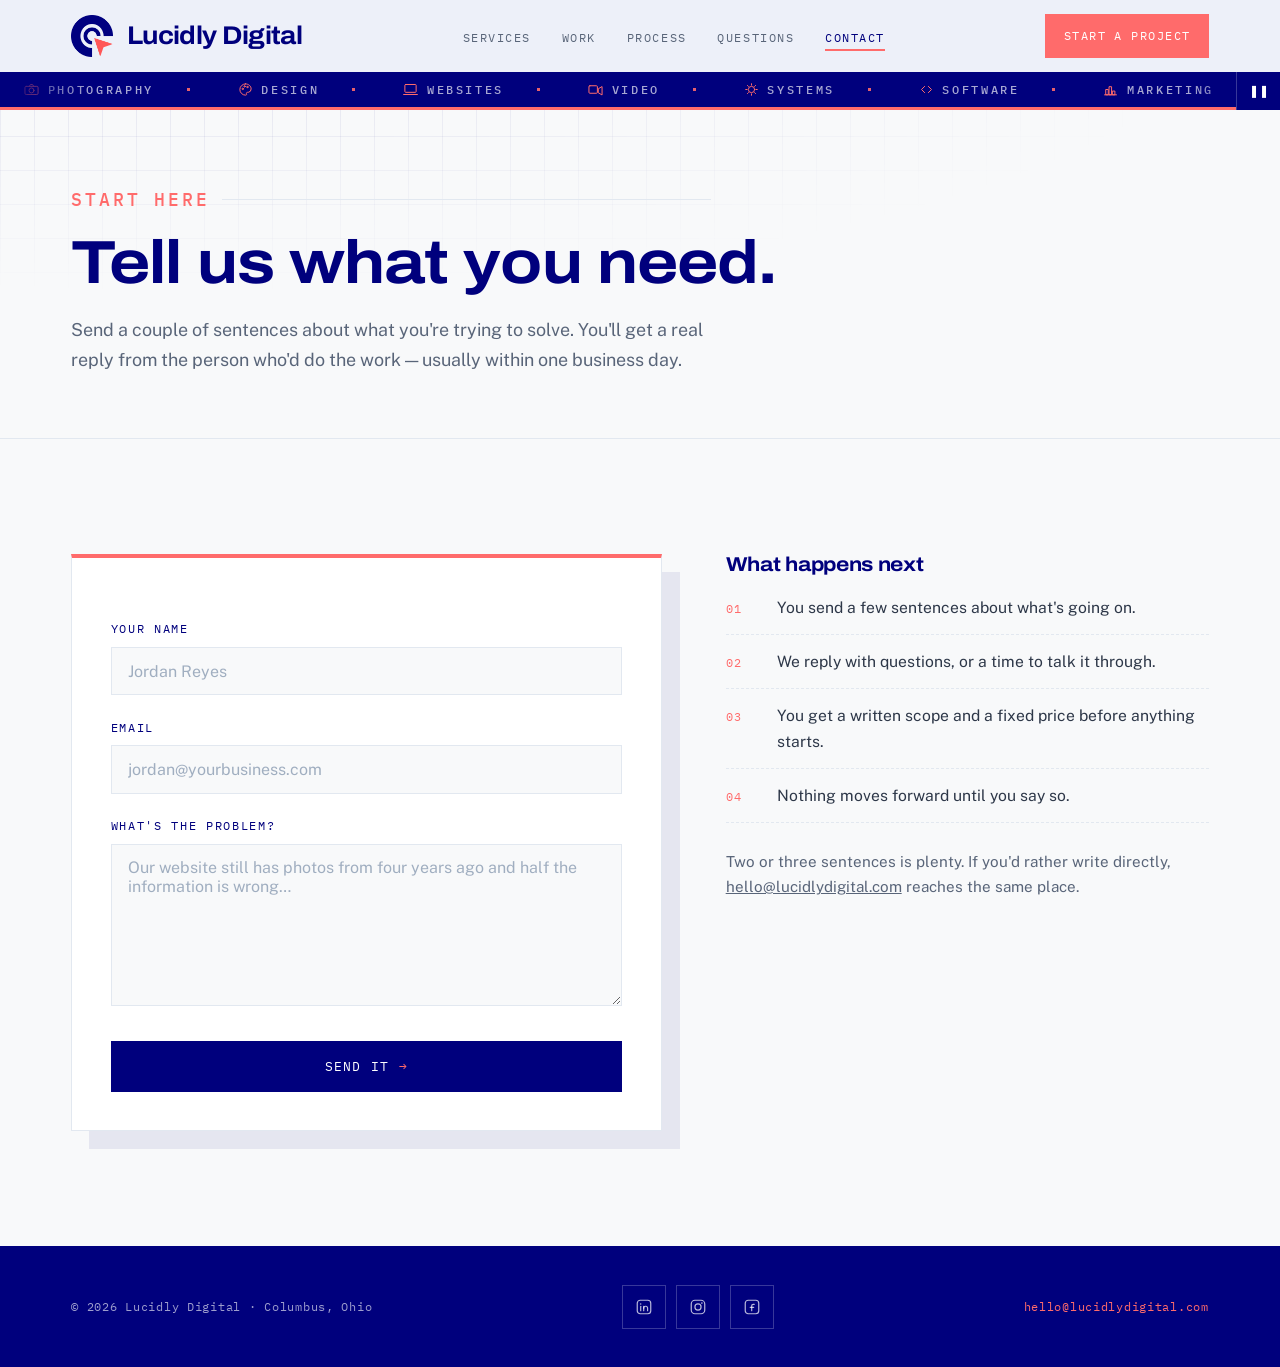
<file: contact.html>
<!DOCTYPE html>
<html lang="en">
<head>
    <!-- Google tag (gtag.js) -->
    <script async src="https://www.googletagmanager.com/gtag/js?id=G-9BZCXRPLGC"></script>
    <script>
      window.dataLayer = window.dataLayer || [];
      function gtag(){dataLayer.push(arguments);}
      gtag('js', new Date());
      gtag('config', 'G-9BZCXRPLGC');
    </script>

    <meta charset="UTF-8">
    <meta name="viewport" content="width=device-width, initial-scale=1.0">
    <title>Contact — Lucidly Digital</title>
    <meta name="description" content="Tell us what you need. Free first call, fixed pricing in writing, reply within one business day.">
    <meta property="og:title" content="Contact — Lucidly Digital">
    <meta property="og:description" content="Tell us what you need. Free first call, fixed pricing in writing, reply within one business day.">
    <meta property="og:type" content="website">
    <link rel="preconnect" href="https://fonts.googleapis.com">
    <link rel="preconnect" href="https://fonts.gstatic.com" crossorigin>
    <link href="https://fonts.googleapis.com/css2?family=Archivo:wdth,wght@100..125,400..800&family=IBM+Plex+Mono:wght@400;500;600&family=Public+Sans:wght@400;500;600&display=swap" rel="stylesheet">
    <link rel="stylesheet" href="styles.css">
</head>
<body>
    <a class="skip" href="#main">Skip to content</a>
    <svg class="tick-defs" aria-hidden="true" xmlns="http://www.w3.org/2000/svg"><defs>
        <symbol id="i-camera" viewBox="0 0 24 24"><rect x="1.5" y="7" width="21" height="13" rx="2"/><path d="M8.5 7l1.8-3h3.4l1.8 3"/><circle cx="12" cy="13.5" r="4"/></symbol>
        <symbol id="i-palette" viewBox="0 0 24 24"><path d="M12 3a9 9 0 100 18c1.6 0 2.2-1.1 1.6-2.1-.6-1.1.2-2.4 1.5-2.4h1.4A5.5 5.5 0 0021 11c0-4.4-4-8-9-8z"/><circle cx="7.5" cy="11" r="1.1"/><circle cx="10.5" cy="7" r="1.1"/><circle cx="15" cy="8" r="1.1"/></symbol>
        <symbol id="i-laptop" viewBox="0 0 24 24"><rect x="3" y="4" width="18" height="12.5" rx="1.2"/><path d="M1 20h22"/></symbol>
        <symbol id="i-film" viewBox="0 0 24 24"><rect x="1.5" y="6" width="13.5" height="12" rx="1.5"/><path d="M17 10.5l5.5-3.2v13.4L17 17.5z"/></symbol>
        <symbol id="i-gear" viewBox="0 0 24 24"><circle cx="12" cy="12" r="5"/><path d="M19 12h2.2M12 19v2.2M5 12H2.8M12 5V2.8M16.95 16.95l1.55 1.55M7.05 16.95L5.5 18.5M7.05 7.05L5.5 5.5M16.95 7.05L18.5 5.5"/></symbol>
        <symbol id="i-code" viewBox="0 0 24 24"><path d="M9 7l-5 5 5 5M15 7l5 5-5 5"/></symbol>
        <symbol id="i-chart" viewBox="0 0 24 24"><path d="M2.5 20.5h19"/><rect x="5" y="12" width="3.4" height="8.5"/><rect x="10.3" y="7.5" width="3.4" height="13"/><rect x="15.6" y="14.5" width="3.4" height="6"/></symbol>
        <symbol id="i-phone" viewBox="0 0 24 24"><rect x="6.5" y="2" width="11" height="20" rx="2.2"/><path d="M10 18.5h4"/></symbol>
        <symbol id="s-linkedin" viewBox="0 0 24 24"><rect x="3" y="3" width="18" height="18" rx="4"/><path d="M7.6 11v6"/><circle cx="7.6" cy="7.9" r="1" fill="currentColor" stroke="none"/><path d="M11.6 17v-6"/><path d="M11.6 13.6a2.6 2.6 0 0 1 5.2 0V17"/></symbol>
        <symbol id="s-instagram" viewBox="0 0 24 24"><rect x="3" y="3" width="18" height="18" rx="5"/><circle cx="12" cy="12" r="4.1"/><circle cx="17.2" cy="6.8" r="1.1" fill="currentColor" stroke="none"/></symbol>
        <symbol id="s-facebook" viewBox="0 0 24 24"><rect x="3" y="3" width="18" height="18" rx="4"/><path d="M15 8.4h-1.4a2 2 0 0 0-2 2V17"/><path d="M9.6 12.4h4.6"/></symbol>
    </defs></svg>

    <nav class="nav">
        <div class="nav-inner">
            <a href="index.html" class="brand" aria-label="Lucidly Digital, home">
                <img src="logo.png" alt="">
                <span class="brand-word">Lucidly Digital</span>
            </a>

            <button class="nav-burger" id="burger" aria-expanded="false" aria-controls="nav-links">Menu</button>

            <ul class="nav-links" id="nav-links">
                <li><a href="services.html">Services</a></li>
                <li><a href="work.html">Work</a></li>
                <li><a href="process.html">Process</a></li>
                <li><a href="faq.html">Questions</a></li>
                <li><a href="contact.html" class="active">Contact</a></li>
                <li class="mobile-cta"><a href="contact.html">Start a project</a></li>
            </ul>

            <a href="contact.html" class="nav-cta">Start a project</a>
        </div>

            <div class="ticker" aria-hidden="true">
                <div class="ticker-track">
                    <span class="tick-item"><svg class="tick-ico" aria-hidden="true"><use href="#i-camera"/></svg>Photography</span>
                    <span class="tick-item"><svg class="tick-ico" aria-hidden="true"><use href="#i-palette"/></svg>Design</span>
                    <span class="tick-item"><svg class="tick-ico" aria-hidden="true"><use href="#i-laptop"/></svg>Websites</span>
                    <span class="tick-item"><svg class="tick-ico" aria-hidden="true"><use href="#i-film"/></svg>Video</span>
                    <span class="tick-item"><svg class="tick-ico" aria-hidden="true"><use href="#i-gear"/></svg>Systems</span>
                    <span class="tick-item"><svg class="tick-ico" aria-hidden="true"><use href="#i-code"/></svg>Software</span>
                    <span class="tick-item"><svg class="tick-ico" aria-hidden="true"><use href="#i-chart"/></svg>Marketing</span>
                    <span class="tick-item"><svg class="tick-ico" aria-hidden="true"><use href="#i-phone"/></svg>IT Support</span>
                    <span class="tick-item"><svg class="tick-ico" aria-hidden="true"><use href="#i-camera"/></svg>Photography</span>
                    <span class="tick-item"><svg class="tick-ico" aria-hidden="true"><use href="#i-palette"/></svg>Design</span>
                    <span class="tick-item"><svg class="tick-ico" aria-hidden="true"><use href="#i-laptop"/></svg>Websites</span>
                    <span class="tick-item"><svg class="tick-ico" aria-hidden="true"><use href="#i-film"/></svg>Video</span>
                    <span class="tick-item"><svg class="tick-ico" aria-hidden="true"><use href="#i-gear"/></svg>Systems</span>
                    <span class="tick-item"><svg class="tick-ico" aria-hidden="true"><use href="#i-code"/></svg>Software</span>
                    <span class="tick-item"><svg class="tick-ico" aria-hidden="true"><use href="#i-chart"/></svg>Marketing</span>
                    <span class="tick-item"><svg class="tick-ico" aria-hidden="true"><use href="#i-phone"/></svg>IT Support</span>
                </div>
            </div>
    </nav>

    <main id="main">
        <header class="page-head">
            <div class="wrap">
                <p class="eyebrow">Start here</p>
                <h1>Tell us what you need.</h1>
                <p>Send a couple of sentences about what you're trying to solve. You'll get a real reply from the person who'd do the work — usually within one business day.</p>
            </div>
        </header>
        <section class="band">
            <div class="wrap contact-grid">
                <div class="contact-card reveal">
                    <form id="contact-form" onsubmit="handleContactSubmit(event)">
                        <div class="field">
                            <label for="contact-name">Your name</label>
                            <input type="text" id="contact-name" name="name" autocomplete="name" required placeholder="Jordan Reyes">
                        </div>
                        <div class="field">
                            <label for="contact-email">Email</label>
                            <input type="email" id="contact-email" name="email" autocomplete="email" required placeholder="jordan@yourbusiness.com">
                        </div>
                        <div class="field">
                            <label for="contact-message">What's the problem?</label>
                            <textarea id="contact-message" name="message" required rows="7" placeholder="Our website still has photos from four years ago and half the information is wrong…"></textarea>
                        </div>

                        <button type="submit" class="btn btn-primary submit" id="contact-submit-btn">
                            <span class="btn-text">Send it <span class="arw" aria-hidden="true">→</span></span>
                            <span class="btn-loading" style="display: none;">Sending…</span>
                        </button>

                        <div class="form-msg" id="contact-form-message" role="status"></div>
                    </form>
                </div>

                <aside class="contact-aside reveal">
                    <h2>What happens next</h2>
                    <ol class="next-steps">
                        <li><span class="n">01</span><span>You send a few sentences about what's going on.</span></li>
                        <li><span class="n">02</span><span>We reply with questions, or a time to talk it through.</span></li>
                        <li><span class="n">03</span><span>You get a written scope and a fixed price before anything starts.</span></li>
                        <li><span class="n">04</span><span>Nothing moves forward until you say so.</span></li>
                    </ol>
                    <p class="note">Two or three sentences is plenty. If you'd rather write directly, <a href="mailto:hello@lucidlydigital.com">hello@lucidlydigital.com</a> reaches the same place.</p>
                </aside>
            </div>
        </section>

    </main>

    <footer>
        <div class="wrap foot-inner">
            <p>© 2026 Lucidly Digital · Columbus, Ohio</p>

            <ul class="socials">
                <li><a href="https://www.linkedin.com/company/110719259" aria-label="Lucidly Digital on LinkedIn" target="_blank" rel="noopener noreferrer"><svg class="soc-ico" aria-hidden="true"><use href="#s-linkedin"/></svg></a></li>
                <li><a href="https://www.instagram.com/lucidlydigital/" aria-label="Lucidly Digital on Instagram" target="_blank" rel="noopener noreferrer"><svg class="soc-ico" aria-hidden="true"><use href="#s-instagram"/></svg></a></li>
                <li><a href="https://www.facebook.com/profile.php?id=61586197209397" aria-label="Lucidly Digital on Facebook" target="_blank" rel="noopener noreferrer"><svg class="soc-ico" aria-hidden="true"><use href="#s-facebook"/></svg></a></li>
            </ul>

            <p><a href="mailto:hello@lucidlydigital.com">hello@lucidlydigital.com</a></p>
        </div>
    </footer>

    <script src="site.js"></script>
</body>
</html>
</file>
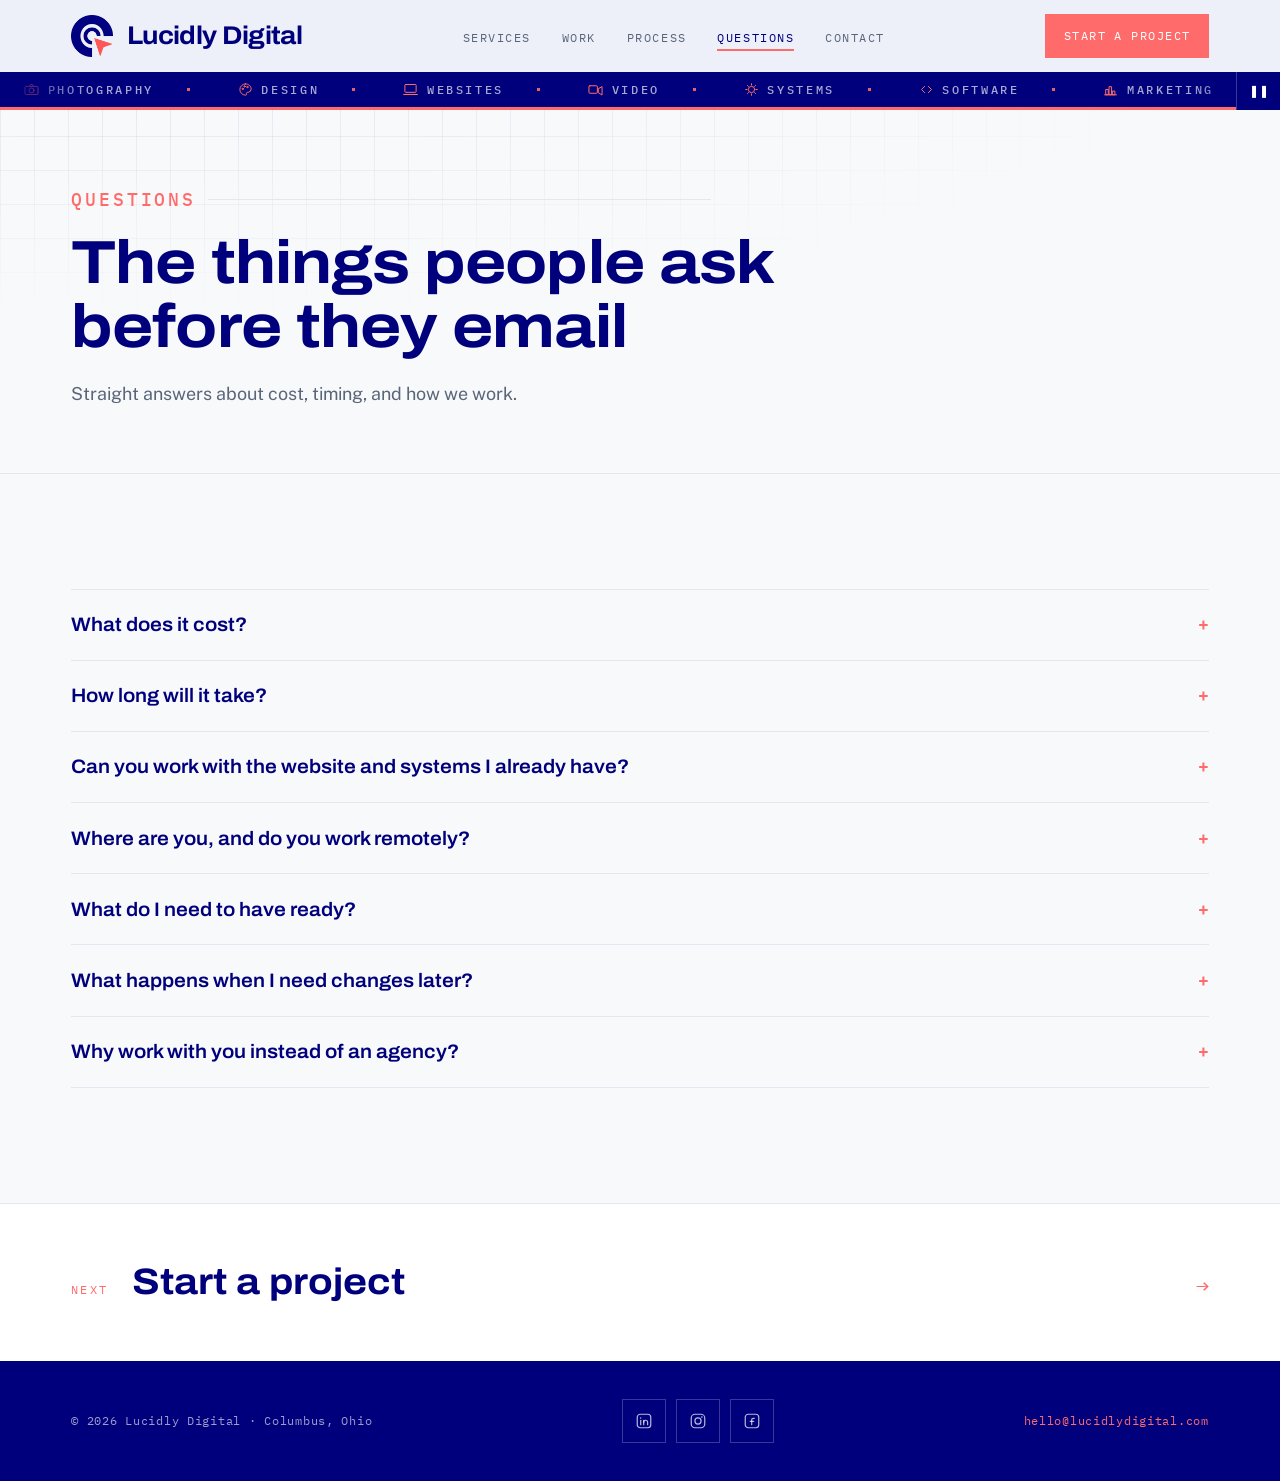
<file: faq.html>
<!DOCTYPE html>
<html lang="en">
<head>
    <!-- Google tag (gtag.js) -->
    <script async src="https://www.googletagmanager.com/gtag/js?id=G-9BZCXRPLGC"></script>
    <script>
      window.dataLayer = window.dataLayer || [];
      function gtag(){dataLayer.push(arguments);}
      gtag('js', new Date());
      gtag('config', 'G-9BZCXRPLGC');
    </script>

    <meta charset="UTF-8">
    <meta name="viewport" content="width=device-width, initial-scale=1.0">
    <title>Questions — Lucidly Digital</title>
    <meta name="description" content="Cost, timelines, working with existing systems, and what happens after launch.">
    <meta property="og:title" content="Questions — Lucidly Digital">
    <meta property="og:description" content="Cost, timelines, working with existing systems, and what happens after launch.">
    <meta property="og:type" content="website">
    <link rel="preconnect" href="https://fonts.googleapis.com">
    <link rel="preconnect" href="https://fonts.gstatic.com" crossorigin>
    <link href="https://fonts.googleapis.com/css2?family=Archivo:wdth,wght@100..125,400..800&family=IBM+Plex+Mono:wght@400;500;600&family=Public+Sans:wght@400;500;600&display=swap" rel="stylesheet">
    <link rel="stylesheet" href="styles.css">
</head>
<body>
    <a class="skip" href="#main">Skip to content</a>
    <svg class="tick-defs" aria-hidden="true" xmlns="http://www.w3.org/2000/svg"><defs>
        <symbol id="i-camera" viewBox="0 0 24 24"><rect x="1.5" y="7" width="21" height="13" rx="2"/><path d="M8.5 7l1.8-3h3.4l1.8 3"/><circle cx="12" cy="13.5" r="4"/></symbol>
        <symbol id="i-palette" viewBox="0 0 24 24"><path d="M12 3a9 9 0 100 18c1.6 0 2.2-1.1 1.6-2.1-.6-1.1.2-2.4 1.5-2.4h1.4A5.5 5.5 0 0021 11c0-4.4-4-8-9-8z"/><circle cx="7.5" cy="11" r="1.1"/><circle cx="10.5" cy="7" r="1.1"/><circle cx="15" cy="8" r="1.1"/></symbol>
        <symbol id="i-laptop" viewBox="0 0 24 24"><rect x="3" y="4" width="18" height="12.5" rx="1.2"/><path d="M1 20h22"/></symbol>
        <symbol id="i-film" viewBox="0 0 24 24"><rect x="1.5" y="6" width="13.5" height="12" rx="1.5"/><path d="M17 10.5l5.5-3.2v13.4L17 17.5z"/></symbol>
        <symbol id="i-gear" viewBox="0 0 24 24"><circle cx="12" cy="12" r="5"/><path d="M19 12h2.2M12 19v2.2M5 12H2.8M12 5V2.8M16.95 16.95l1.55 1.55M7.05 16.95L5.5 18.5M7.05 7.05L5.5 5.5M16.95 7.05L18.5 5.5"/></symbol>
        <symbol id="i-code" viewBox="0 0 24 24"><path d="M9 7l-5 5 5 5M15 7l5 5-5 5"/></symbol>
        <symbol id="i-chart" viewBox="0 0 24 24"><path d="M2.5 20.5h19"/><rect x="5" y="12" width="3.4" height="8.5"/><rect x="10.3" y="7.5" width="3.4" height="13"/><rect x="15.6" y="14.5" width="3.4" height="6"/></symbol>
        <symbol id="i-phone" viewBox="0 0 24 24"><rect x="6.5" y="2" width="11" height="20" rx="2.2"/><path d="M10 18.5h4"/></symbol>
        <symbol id="s-linkedin" viewBox="0 0 24 24"><rect x="3" y="3" width="18" height="18" rx="4"/><path d="M7.6 11v6"/><circle cx="7.6" cy="7.9" r="1" fill="currentColor" stroke="none"/><path d="M11.6 17v-6"/><path d="M11.6 13.6a2.6 2.6 0 0 1 5.2 0V17"/></symbol>
        <symbol id="s-instagram" viewBox="0 0 24 24"><rect x="3" y="3" width="18" height="18" rx="5"/><circle cx="12" cy="12" r="4.1"/><circle cx="17.2" cy="6.8" r="1.1" fill="currentColor" stroke="none"/></symbol>
        <symbol id="s-facebook" viewBox="0 0 24 24"><rect x="3" y="3" width="18" height="18" rx="4"/><path d="M15 8.4h-1.4a2 2 0 0 0-2 2V17"/><path d="M9.6 12.4h4.6"/></symbol>
    </defs></svg>

    <nav class="nav">
        <div class="nav-inner">
            <a href="index.html" class="brand" aria-label="Lucidly Digital, home">
                <img src="logo.png" alt="">
                <span class="brand-word">Lucidly Digital</span>
            </a>

            <button class="nav-burger" id="burger" aria-expanded="false" aria-controls="nav-links">Menu</button>

            <ul class="nav-links" id="nav-links">
                <li><a href="services.html">Services</a></li>
                <li><a href="work.html">Work</a></li>
                <li><a href="process.html">Process</a></li>
                <li><a href="faq.html" class="active">Questions</a></li>
                <li><a href="contact.html">Contact</a></li>
                <li class="mobile-cta"><a href="contact.html">Start a project</a></li>
            </ul>

            <a href="contact.html" class="nav-cta">Start a project</a>
        </div>

            <div class="ticker" aria-hidden="true">
                <div class="ticker-track">
                    <span class="tick-item"><svg class="tick-ico" aria-hidden="true"><use href="#i-camera"/></svg>Photography</span>
                    <span class="tick-item"><svg class="tick-ico" aria-hidden="true"><use href="#i-palette"/></svg>Design</span>
                    <span class="tick-item"><svg class="tick-ico" aria-hidden="true"><use href="#i-laptop"/></svg>Websites</span>
                    <span class="tick-item"><svg class="tick-ico" aria-hidden="true"><use href="#i-film"/></svg>Video</span>
                    <span class="tick-item"><svg class="tick-ico" aria-hidden="true"><use href="#i-gear"/></svg>Systems</span>
                    <span class="tick-item"><svg class="tick-ico" aria-hidden="true"><use href="#i-code"/></svg>Software</span>
                    <span class="tick-item"><svg class="tick-ico" aria-hidden="true"><use href="#i-chart"/></svg>Marketing</span>
                    <span class="tick-item"><svg class="tick-ico" aria-hidden="true"><use href="#i-phone"/></svg>IT Support</span>
                    <span class="tick-item"><svg class="tick-ico" aria-hidden="true"><use href="#i-camera"/></svg>Photography</span>
                    <span class="tick-item"><svg class="tick-ico" aria-hidden="true"><use href="#i-palette"/></svg>Design</span>
                    <span class="tick-item"><svg class="tick-ico" aria-hidden="true"><use href="#i-laptop"/></svg>Websites</span>
                    <span class="tick-item"><svg class="tick-ico" aria-hidden="true"><use href="#i-film"/></svg>Video</span>
                    <span class="tick-item"><svg class="tick-ico" aria-hidden="true"><use href="#i-gear"/></svg>Systems</span>
                    <span class="tick-item"><svg class="tick-ico" aria-hidden="true"><use href="#i-code"/></svg>Software</span>
                    <span class="tick-item"><svg class="tick-ico" aria-hidden="true"><use href="#i-chart"/></svg>Marketing</span>
                    <span class="tick-item"><svg class="tick-ico" aria-hidden="true"><use href="#i-phone"/></svg>IT Support</span>
                </div>
            </div>
    </nav>

    <main id="main">
        <header class="page-head">
            <div class="wrap">
                <p class="eyebrow">Questions</p>
                <h1>The things people ask before they email</h1>
                <p>Straight answers about cost, timing, and how we work.</p>
            </div>
        </header>
        <section class="band">
            <div class="wrap">
                <div class="faq-list reveal">
                    <div class="faq-item">
                        <button class="faq-q" type="button" aria-expanded="false">What does it cost?<span class="faq-sign" aria-hidden="true">+</span></button>
                        <div class="faq-a"><div class="faq-a-inner"><div>
                            <p>It depends on the scope, so we quote per project rather than publish rates that wouldn't apply to your situation.</p>
                            <ul>
                                <li>The first consultation is free</li>
                                <li>One-time builds get a fixed price, not hourly billing</li>
                                <li>Continuing work like social or IT support is billed monthly at an agreed rate</li>
                                <li>Deliverables and dates are written down before we start</li>
                                <li>The price changes only if you change the scope</li>
                            </ul>
                            <p>A simple build costs less than complex custom software. We'll tell you which one you're asking for.</p>
                        </div></div></div>
                    </div>

                    <div class="faq-item">
                        <button class="faq-q" type="button" aria-expanded="false">How long will it take?<span class="faq-sign" aria-hidden="true">+</span></button>
                        <div class="faq-a"><div class="faq-a-inner"><div>
                            <p>You'll get a real timeline on the first call, once we know the scope. A build usually moves through discovery, development, testing with your feedback, then launch and training.</p>
                            <p>Continuing services — social media, IT support, marketing — run month to month with deliverables on a set schedule.</p>
                            <p>We don't shorten estimates to win the job. If it's eight weeks, we say eight weeks in the proposal rather than two weeks and an apology later.</p>
                        </div></div></div>
                    </div>

                    <div class="faq-item">
                        <button class="faq-q" type="button" aria-expanded="false">Can you work with the website and systems I already have?<span class="faq-sign" aria-hidden="true">+</span></button>
                        <div class="faq-a"><div class="faq-a-inner"><div>
                            <p>Yes. Updating an existing site, fixing a setup that's half-configured, adding tools to what's running, building onto current systems — all normal work for us.</p>
                            <p>Rebuilding from scratch is sometimes the right call and often isn't. We'll say which we think it is.</p>
                        </div></div></div>
                    </div>

                    <div class="faq-item">
                        <button class="faq-q" type="button" aria-expanded="false">Where are you, and do you work remotely?<span class="faq-sign" aria-hidden="true">+</span></button>
                        <div class="faq-a"><div class="faq-a-inner"><div>
                            <p>We're based in Columbus, Ohio. Anything on site — photography, installs, hardware, in-person training — happens across Columbus and the surrounding area, and we'll travel further for the right project.</p>
                            <p>Everything else works anywhere. Websites, design, custom software, and system setup get done remotely, with consultations over video and files delivered electronically. Plenty of our clients we've never stood in the same room as.</p>
                        </div></div></div>
                    </div>

                    <div class="faq-item">
                        <button class="faq-q" type="button" aria-expanded="false">What do I need to have ready?<span class="faq-sign" aria-hidden="true">+</span></button>
                        <div class="faq-a"><div class="faq-a-inner"><div>
                            <p>Just be ready to talk about your business and what you're trying to accomplish. We'll take it from there.</p>
                            <p>Existing logos, photos, or system logins are useful if you have them. If you don't, we'll create what's missing or help you get access.</p>
                        </div></div></div>
                    </div>

                    <div class="faq-item">
                        <button class="faq-q" type="button" aria-expanded="false">What happens when I need changes later?<span class="faq-sign" aria-hidden="true">+</span></button>
                        <div class="faq-a"><div class="faq-a-inner"><div>
                            <p>Your business changes and your tools should keep up. We're available for updates, new features, and modifications after launch.</p>
                            <p>One-off changes get quoted individually. If you expect to need us regularly, say so early and we'll plan the work into a monthly schedule.</p>
                        </div></div></div>
                    </div>

                    <div class="faq-item">
                        <button class="faq-q" type="button" aria-expanded="false">Why work with you instead of an agency?<span class="faq-sign" aria-hidden="true">+</span></button>
                        <div class="faq-a"><div class="faq-a-inner"><div>
                            <p>Because you'll talk to the person writing the code.</p>
                            <ul>
                                <li><strong>No middle layer.</strong> No account manager relaying your question to someone else</li>
                                <li><strong>Sized for you.</strong> We work with small businesses all day and scope for that budget, not an enterprise one</li>
                                <li><strong>Actual code.</strong> Written for your requirements and how your team already works</li>
                                <li><strong>Solved, not upsold.</strong> We're not compensated for adding features you don't need</li>
                                <li><strong>Honest answers.</strong> If your idea has a problem or there's a cheaper route, you'll hear it</li>
                                <li><strong>Fast turns.</strong> Changing direction takes a conversation, not an approval chain</li>
                            </ul>
                        </div></div></div>
                    </div>
                </div>
            </div>
        </section>

    <section class="pager">
        <div class="wrap">
            <a href="contact.html">
                <span class="lbl">Next</span>
                <span class="ttl">Start a project</span>
                <span class="arw" aria-hidden="true">→</span>
            </a>
        </div>
    </section>
    </main>

    <footer>
        <div class="wrap foot-inner">
            <p>© 2026 Lucidly Digital · Columbus, Ohio</p>

            <ul class="socials">
                <li><a href="https://www.linkedin.com/company/110719259" aria-label="Lucidly Digital on LinkedIn" target="_blank" rel="noopener noreferrer"><svg class="soc-ico" aria-hidden="true"><use href="#s-linkedin"/></svg></a></li>
                <li><a href="https://www.instagram.com/lucidlydigital/" aria-label="Lucidly Digital on Instagram" target="_blank" rel="noopener noreferrer"><svg class="soc-ico" aria-hidden="true"><use href="#s-instagram"/></svg></a></li>
                <li><a href="https://www.facebook.com/profile.php?id=61586197209397" aria-label="Lucidly Digital on Facebook" target="_blank" rel="noopener noreferrer"><svg class="soc-ico" aria-hidden="true"><use href="#s-facebook"/></svg></a></li>
            </ul>

            <p><a href="mailto:hello@lucidlydigital.com">hello@lucidlydigital.com</a></p>
        </div>
    </footer>

    <script src="site.js"></script>
</body>
</html>
</file>
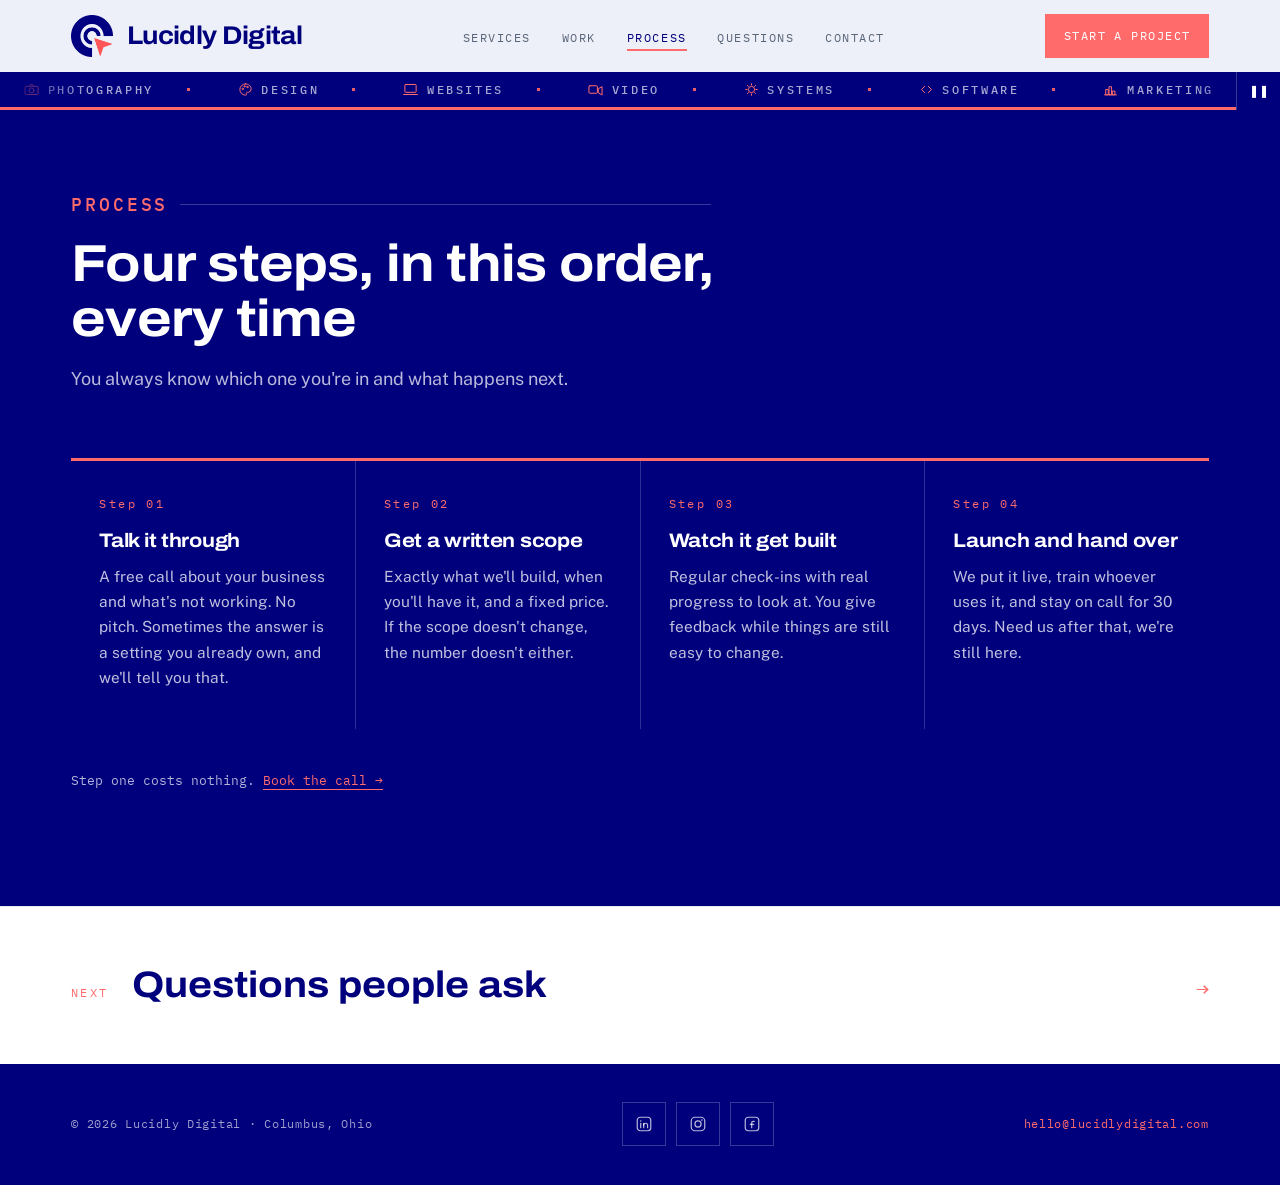
<file: process.html>
<!DOCTYPE html>
<html lang="en">
<head>
    <!-- Google tag (gtag.js) -->
    <script async src="https://www.googletagmanager.com/gtag/js?id=G-9BZCXRPLGC"></script>
    <script>
      window.dataLayer = window.dataLayer || [];
      function gtag(){dataLayer.push(arguments);}
      gtag('js', new Date());
      gtag('config', 'G-9BZCXRPLGC');
    </script>

    <meta charset="UTF-8">
    <meta name="viewport" content="width=device-width, initial-scale=1.0">
    <title>Process — Lucidly Digital</title>
    <meta name="description" content="How a project runs: a free call, a written scope with a fixed price, regular check-ins, then launch and handover.">
    <meta property="og:title" content="Process — Lucidly Digital">
    <meta property="og:description" content="How a project runs: a free call, a written scope with a fixed price, regular check-ins, then launch and handover.">
    <meta property="og:type" content="website">
    <link rel="preconnect" href="https://fonts.googleapis.com">
    <link rel="preconnect" href="https://fonts.gstatic.com" crossorigin>
    <link href="https://fonts.googleapis.com/css2?family=Archivo:wdth,wght@100..125,400..800&family=IBM+Plex+Mono:wght@400;500;600&family=Public+Sans:wght@400;500;600&display=swap" rel="stylesheet">
    <link rel="stylesheet" href="styles.css">
</head>
<body>
    <a class="skip" href="#main">Skip to content</a>
    <svg class="tick-defs" aria-hidden="true" xmlns="http://www.w3.org/2000/svg"><defs>
        <symbol id="i-camera" viewBox="0 0 24 24"><rect x="1.5" y="7" width="21" height="13" rx="2"/><path d="M8.5 7l1.8-3h3.4l1.8 3"/><circle cx="12" cy="13.5" r="4"/></symbol>
        <symbol id="i-palette" viewBox="0 0 24 24"><path d="M12 3a9 9 0 100 18c1.6 0 2.2-1.1 1.6-2.1-.6-1.1.2-2.4 1.5-2.4h1.4A5.5 5.5 0 0021 11c0-4.4-4-8-9-8z"/><circle cx="7.5" cy="11" r="1.1"/><circle cx="10.5" cy="7" r="1.1"/><circle cx="15" cy="8" r="1.1"/></symbol>
        <symbol id="i-laptop" viewBox="0 0 24 24"><rect x="3" y="4" width="18" height="12.5" rx="1.2"/><path d="M1 20h22"/></symbol>
        <symbol id="i-film" viewBox="0 0 24 24"><rect x="1.5" y="6" width="13.5" height="12" rx="1.5"/><path d="M17 10.5l5.5-3.2v13.4L17 17.5z"/></symbol>
        <symbol id="i-gear" viewBox="0 0 24 24"><circle cx="12" cy="12" r="5"/><path d="M19 12h2.2M12 19v2.2M5 12H2.8M12 5V2.8M16.95 16.95l1.55 1.55M7.05 16.95L5.5 18.5M7.05 7.05L5.5 5.5M16.95 7.05L18.5 5.5"/></symbol>
        <symbol id="i-code" viewBox="0 0 24 24"><path d="M9 7l-5 5 5 5M15 7l5 5-5 5"/></symbol>
        <symbol id="i-chart" viewBox="0 0 24 24"><path d="M2.5 20.5h19"/><rect x="5" y="12" width="3.4" height="8.5"/><rect x="10.3" y="7.5" width="3.4" height="13"/><rect x="15.6" y="14.5" width="3.4" height="6"/></symbol>
        <symbol id="i-phone" viewBox="0 0 24 24"><rect x="6.5" y="2" width="11" height="20" rx="2.2"/><path d="M10 18.5h4"/></symbol>
        <symbol id="s-linkedin" viewBox="0 0 24 24"><rect x="3" y="3" width="18" height="18" rx="4"/><path d="M7.6 11v6"/><circle cx="7.6" cy="7.9" r="1" fill="currentColor" stroke="none"/><path d="M11.6 17v-6"/><path d="M11.6 13.6a2.6 2.6 0 0 1 5.2 0V17"/></symbol>
        <symbol id="s-instagram" viewBox="0 0 24 24"><rect x="3" y="3" width="18" height="18" rx="5"/><circle cx="12" cy="12" r="4.1"/><circle cx="17.2" cy="6.8" r="1.1" fill="currentColor" stroke="none"/></symbol>
        <symbol id="s-facebook" viewBox="0 0 24 24"><rect x="3" y="3" width="18" height="18" rx="4"/><path d="M15 8.4h-1.4a2 2 0 0 0-2 2V17"/><path d="M9.6 12.4h4.6"/></symbol>
    </defs></svg>

    <nav class="nav">
        <div class="nav-inner">
            <a href="index.html" class="brand" aria-label="Lucidly Digital, home">
                <img src="logo.png" alt="">
                <span class="brand-word">Lucidly Digital</span>
            </a>

            <button class="nav-burger" id="burger" aria-expanded="false" aria-controls="nav-links">Menu</button>

            <ul class="nav-links" id="nav-links">
                <li><a href="services.html">Services</a></li>
                <li><a href="work.html">Work</a></li>
                <li><a href="process.html" class="active">Process</a></li>
                <li><a href="faq.html">Questions</a></li>
                <li><a href="contact.html">Contact</a></li>
                <li class="mobile-cta"><a href="contact.html">Start a project</a></li>
            </ul>

            <a href="contact.html" class="nav-cta">Start a project</a>
        </div>

            <div class="ticker" aria-hidden="true">
                <div class="ticker-track">
                    <span class="tick-item"><svg class="tick-ico" aria-hidden="true"><use href="#i-camera"/></svg>Photography</span>
                    <span class="tick-item"><svg class="tick-ico" aria-hidden="true"><use href="#i-palette"/></svg>Design</span>
                    <span class="tick-item"><svg class="tick-ico" aria-hidden="true"><use href="#i-laptop"/></svg>Websites</span>
                    <span class="tick-item"><svg class="tick-ico" aria-hidden="true"><use href="#i-film"/></svg>Video</span>
                    <span class="tick-item"><svg class="tick-ico" aria-hidden="true"><use href="#i-gear"/></svg>Systems</span>
                    <span class="tick-item"><svg class="tick-ico" aria-hidden="true"><use href="#i-code"/></svg>Software</span>
                    <span class="tick-item"><svg class="tick-ico" aria-hidden="true"><use href="#i-chart"/></svg>Marketing</span>
                    <span class="tick-item"><svg class="tick-ico" aria-hidden="true"><use href="#i-phone"/></svg>IT Support</span>
                    <span class="tick-item"><svg class="tick-ico" aria-hidden="true"><use href="#i-camera"/></svg>Photography</span>
                    <span class="tick-item"><svg class="tick-ico" aria-hidden="true"><use href="#i-palette"/></svg>Design</span>
                    <span class="tick-item"><svg class="tick-ico" aria-hidden="true"><use href="#i-laptop"/></svg>Websites</span>
                    <span class="tick-item"><svg class="tick-ico" aria-hidden="true"><use href="#i-film"/></svg>Video</span>
                    <span class="tick-item"><svg class="tick-ico" aria-hidden="true"><use href="#i-gear"/></svg>Systems</span>
                    <span class="tick-item"><svg class="tick-ico" aria-hidden="true"><use href="#i-code"/></svg>Software</span>
                    <span class="tick-item"><svg class="tick-ico" aria-hidden="true"><use href="#i-chart"/></svg>Marketing</span>
                    <span class="tick-item"><svg class="tick-ico" aria-hidden="true"><use href="#i-phone"/></svg>IT Support</span>
                </div>
            </div>
    </nav>

    <main id="main">
        <section class="band process" style="padding-top: calc(var(--nav-h) + clamp(3rem, 6vw, 5rem));">
            <div class="wrap">
                <div class="band-head reveal">
                    <p class="eyebrow">Process</p>
                    <h1>Four steps, in this order, every time</h1>
                    <p>You always know which one you're in and what happens next.</p>
                </div>

                <div class="steps reveal">
                    <div class="step">
                        <p class="num">Step 01</p>
                        <h2>Talk it through</h2>
                        <p>A free call about your business and what's not working. No pitch. Sometimes the answer is a setting you already own, and we'll tell you that.</p>
                    </div>
                    <div class="step">
                        <p class="num">Step 02</p>
                        <h2>Get a written scope</h2>
                        <p>Exactly what we'll build, when you'll have it, and a fixed price. If the scope doesn't change, the number doesn't either.</p>
                    </div>
                    <div class="step">
                        <p class="num">Step 03</p>
                        <h2>Watch it get built</h2>
                        <p>Regular check-ins with real progress to look at. You give feedback while things are still easy to change.</p>
                    </div>
                    <div class="step">
                        <p class="num">Step 04</p>
                        <h2>Launch and hand over</h2>
                        <p>We put it live, train whoever uses it, and stay on call for 30 days. Need us after that, we're still here.</p>
                    </div>
                </div>

                <p class="process-foot reveal">Step one costs nothing. <a href="contact.html">Book the call →</a></p>
            </div>
        </section>

    <section class="pager">
        <div class="wrap">
            <a href="faq.html">
                <span class="lbl">Next</span>
                <span class="ttl">Questions people ask</span>
                <span class="arw" aria-hidden="true">→</span>
            </a>
        </div>
    </section>
    </main>

    <footer>
        <div class="wrap foot-inner">
            <p>© 2026 Lucidly Digital · Columbus, Ohio</p>

            <ul class="socials">
                <li><a href="https://www.linkedin.com/company/110719259" aria-label="Lucidly Digital on LinkedIn" target="_blank" rel="noopener noreferrer"><svg class="soc-ico" aria-hidden="true"><use href="#s-linkedin"/></svg></a></li>
                <li><a href="https://www.instagram.com/lucidlydigital/" aria-label="Lucidly Digital on Instagram" target="_blank" rel="noopener noreferrer"><svg class="soc-ico" aria-hidden="true"><use href="#s-instagram"/></svg></a></li>
                <li><a href="https://www.facebook.com/profile.php?id=61586197209397" aria-label="Lucidly Digital on Facebook" target="_blank" rel="noopener noreferrer"><svg class="soc-ico" aria-hidden="true"><use href="#s-facebook"/></svg></a></li>
            </ul>

            <p><a href="mailto:hello@lucidlydigital.com">hello@lucidlydigital.com</a></p>
        </div>
    </footer>

    <script src="site.js"></script>
</body>
</html>
</file>
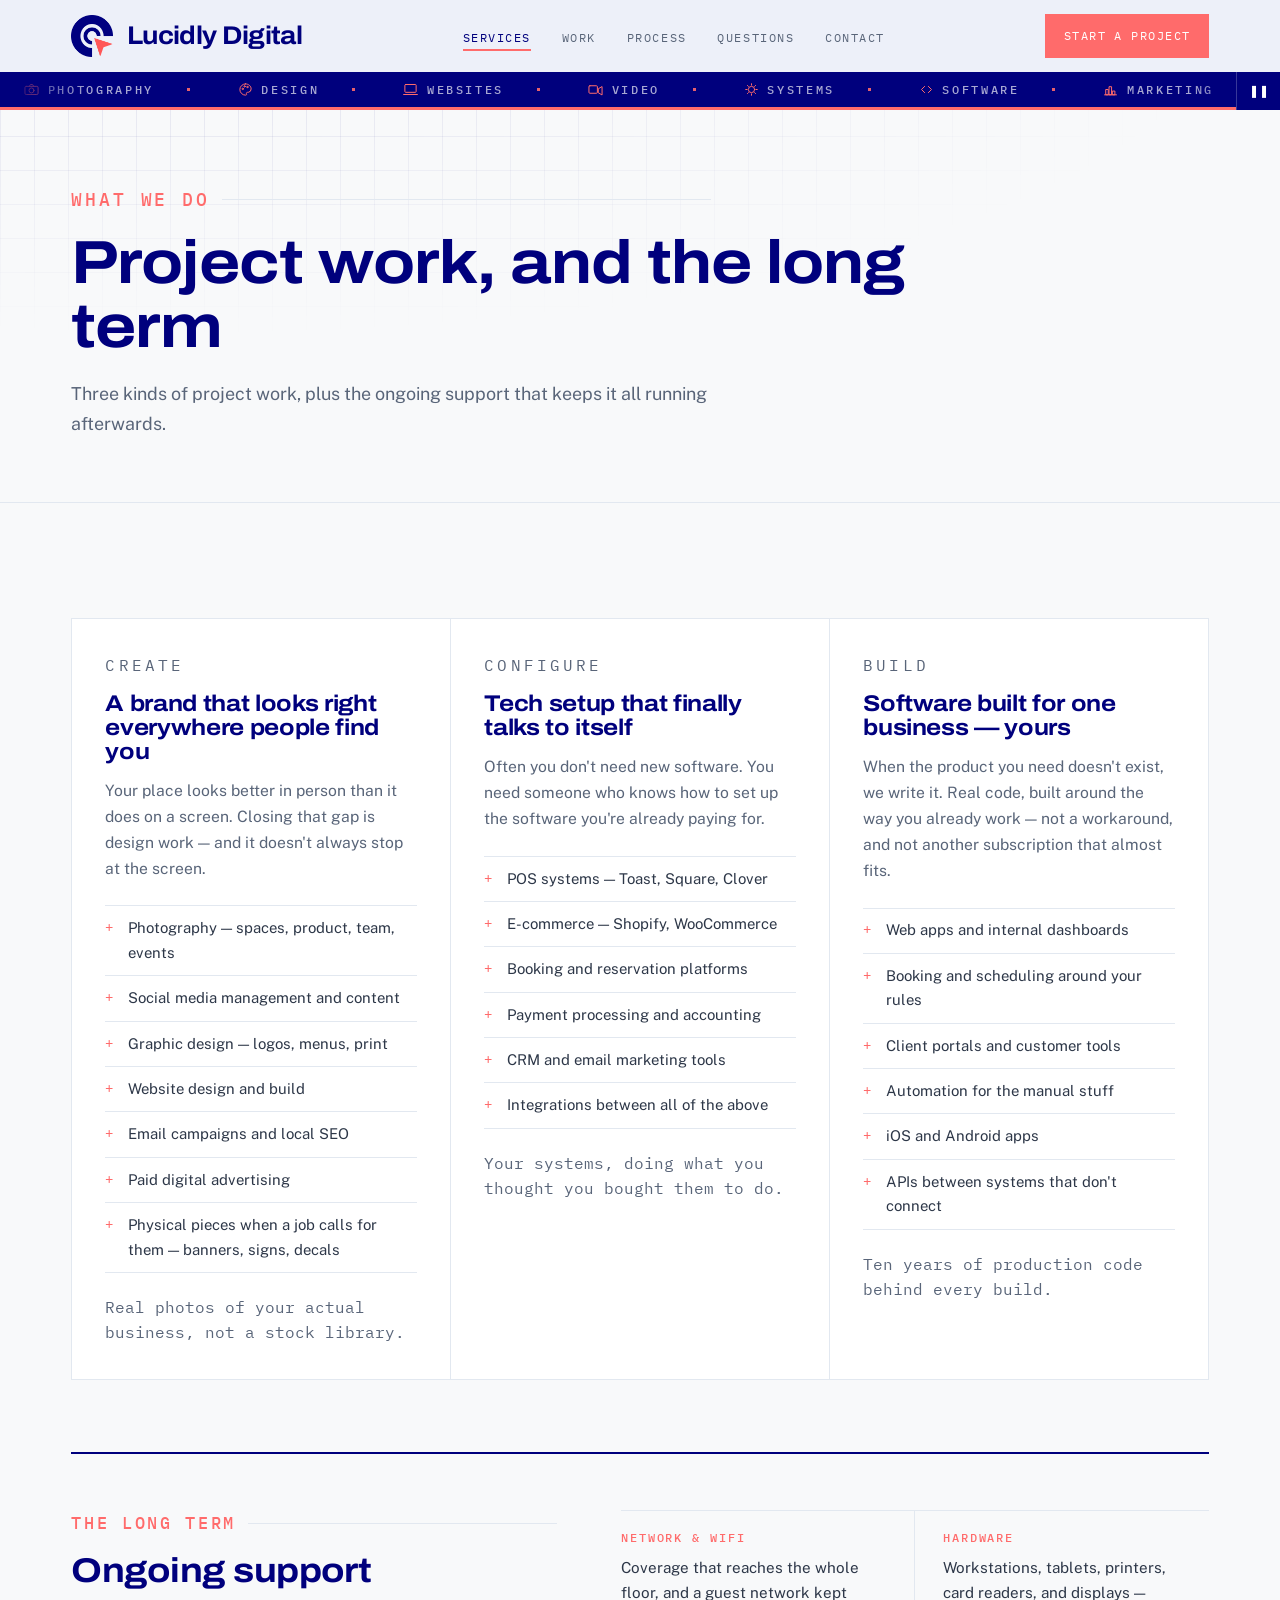
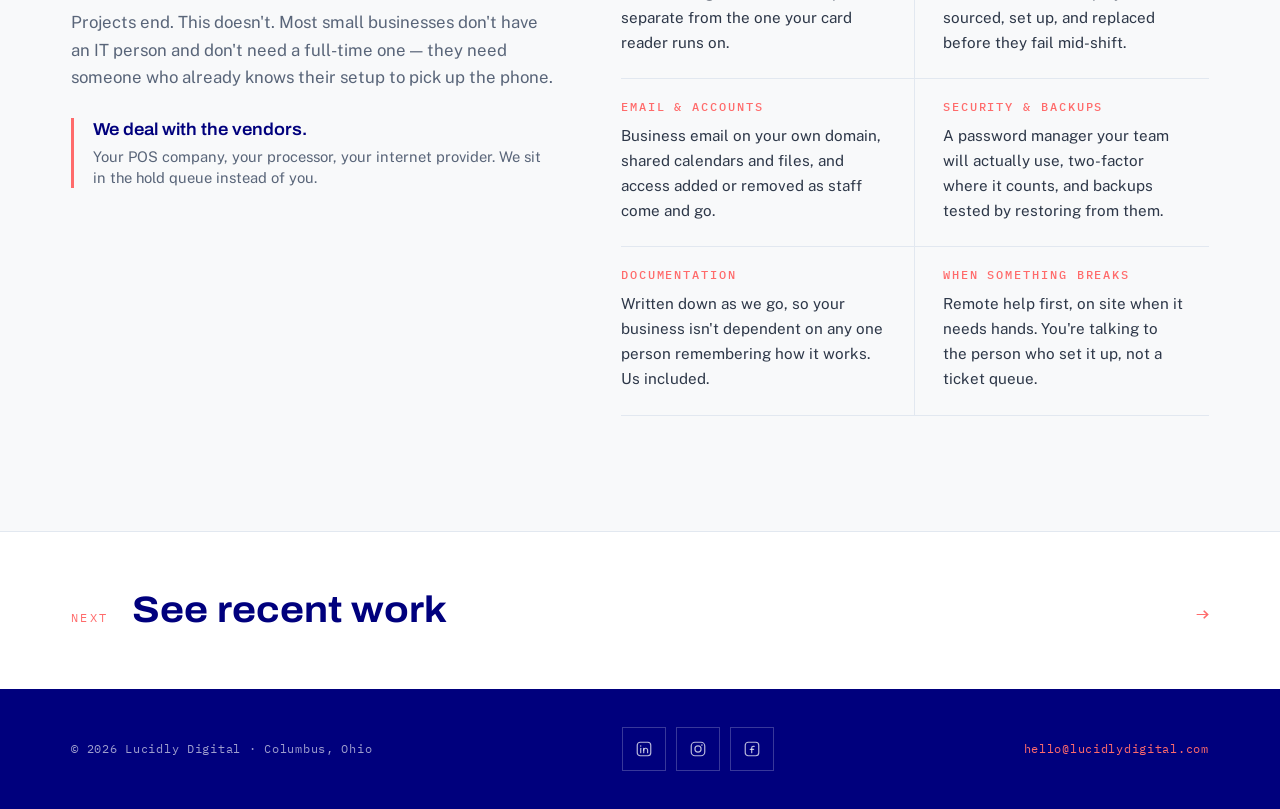
<file: services.html>
<!DOCTYPE html>
<html lang="en">
<head>
    <!-- Google tag (gtag.js) -->
    <script async src="https://www.googletagmanager.com/gtag/js?id=G-9BZCXRPLGC"></script>
    <script>
      window.dataLayer = window.dataLayer || [];
      function gtag(){dataLayer.push(arguments);}
      gtag('js', new Date());
      gtag('config', 'G-9BZCXRPLGC');
    </script>

    <meta charset="UTF-8">
    <meta name="viewport" content="width=device-width, initial-scale=1.0">
    <title>Services — Lucidly Digital</title>
    <meta name="description" content="Photography, design and web, systems setup, custom software, and ongoing IT support for small businesses.">
    <meta property="og:title" content="Services — Lucidly Digital">
    <meta property="og:description" content="Photography, design and web, systems setup, custom software, and ongoing IT support for small businesses.">
    <meta property="og:type" content="website">
    <link rel="preconnect" href="https://fonts.googleapis.com">
    <link rel="preconnect" href="https://fonts.gstatic.com" crossorigin>
    <link href="https://fonts.googleapis.com/css2?family=Archivo:wdth,wght@100..125,400..800&family=IBM+Plex+Mono:wght@400;500;600&family=Public+Sans:wght@400;500;600&display=swap" rel="stylesheet">
    <link rel="stylesheet" href="styles.css">
</head>
<body>
    <a class="skip" href="#main">Skip to content</a>
    <svg class="tick-defs" aria-hidden="true" xmlns="http://www.w3.org/2000/svg"><defs>
        <symbol id="i-camera" viewBox="0 0 24 24"><rect x="1.5" y="7" width="21" height="13" rx="2"/><path d="M8.5 7l1.8-3h3.4l1.8 3"/><circle cx="12" cy="13.5" r="4"/></symbol>
        <symbol id="i-palette" viewBox="0 0 24 24"><path d="M12 3a9 9 0 100 18c1.6 0 2.2-1.1 1.6-2.1-.6-1.1.2-2.4 1.5-2.4h1.4A5.5 5.5 0 0021 11c0-4.4-4-8-9-8z"/><circle cx="7.5" cy="11" r="1.1"/><circle cx="10.5" cy="7" r="1.1"/><circle cx="15" cy="8" r="1.1"/></symbol>
        <symbol id="i-laptop" viewBox="0 0 24 24"><rect x="3" y="4" width="18" height="12.5" rx="1.2"/><path d="M1 20h22"/></symbol>
        <symbol id="i-film" viewBox="0 0 24 24"><rect x="1.5" y="6" width="13.5" height="12" rx="1.5"/><path d="M17 10.5l5.5-3.2v13.4L17 17.5z"/></symbol>
        <symbol id="i-gear" viewBox="0 0 24 24"><circle cx="12" cy="12" r="5"/><path d="M19 12h2.2M12 19v2.2M5 12H2.8M12 5V2.8M16.95 16.95l1.55 1.55M7.05 16.95L5.5 18.5M7.05 7.05L5.5 5.5M16.95 7.05L18.5 5.5"/></symbol>
        <symbol id="i-code" viewBox="0 0 24 24"><path d="M9 7l-5 5 5 5M15 7l5 5-5 5"/></symbol>
        <symbol id="i-chart" viewBox="0 0 24 24"><path d="M2.5 20.5h19"/><rect x="5" y="12" width="3.4" height="8.5"/><rect x="10.3" y="7.5" width="3.4" height="13"/><rect x="15.6" y="14.5" width="3.4" height="6"/></symbol>
        <symbol id="i-phone" viewBox="0 0 24 24"><rect x="6.5" y="2" width="11" height="20" rx="2.2"/><path d="M10 18.5h4"/></symbol>
        <symbol id="s-linkedin" viewBox="0 0 24 24"><rect x="3" y="3" width="18" height="18" rx="4"/><path d="M7.6 11v6"/><circle cx="7.6" cy="7.9" r="1" fill="currentColor" stroke="none"/><path d="M11.6 17v-6"/><path d="M11.6 13.6a2.6 2.6 0 0 1 5.2 0V17"/></symbol>
        <symbol id="s-instagram" viewBox="0 0 24 24"><rect x="3" y="3" width="18" height="18" rx="5"/><circle cx="12" cy="12" r="4.1"/><circle cx="17.2" cy="6.8" r="1.1" fill="currentColor" stroke="none"/></symbol>
        <symbol id="s-facebook" viewBox="0 0 24 24"><rect x="3" y="3" width="18" height="18" rx="4"/><path d="M15 8.4h-1.4a2 2 0 0 0-2 2V17"/><path d="M9.6 12.4h4.6"/></symbol>
    </defs></svg>

    <nav class="nav">
        <div class="nav-inner">
            <a href="index.html" class="brand" aria-label="Lucidly Digital, home">
                <img src="logo.png" alt="">
                <span class="brand-word">Lucidly Digital</span>
            </a>

            <button class="nav-burger" id="burger" aria-expanded="false" aria-controls="nav-links">Menu</button>

            <ul class="nav-links" id="nav-links">
                <li><a href="services.html" class="active">Services</a></li>
                <li><a href="work.html">Work</a></li>
                <li><a href="process.html">Process</a></li>
                <li><a href="faq.html">Questions</a></li>
                <li><a href="contact.html">Contact</a></li>
                <li class="mobile-cta"><a href="contact.html">Start a project</a></li>
            </ul>

            <a href="contact.html" class="nav-cta">Start a project</a>
        </div>

            <div class="ticker" aria-hidden="true">
                <div class="ticker-track">
                    <span class="tick-item"><svg class="tick-ico" aria-hidden="true"><use href="#i-camera"/></svg>Photography</span>
                    <span class="tick-item"><svg class="tick-ico" aria-hidden="true"><use href="#i-palette"/></svg>Design</span>
                    <span class="tick-item"><svg class="tick-ico" aria-hidden="true"><use href="#i-laptop"/></svg>Websites</span>
                    <span class="tick-item"><svg class="tick-ico" aria-hidden="true"><use href="#i-film"/></svg>Video</span>
                    <span class="tick-item"><svg class="tick-ico" aria-hidden="true"><use href="#i-gear"/></svg>Systems</span>
                    <span class="tick-item"><svg class="tick-ico" aria-hidden="true"><use href="#i-code"/></svg>Software</span>
                    <span class="tick-item"><svg class="tick-ico" aria-hidden="true"><use href="#i-chart"/></svg>Marketing</span>
                    <span class="tick-item"><svg class="tick-ico" aria-hidden="true"><use href="#i-phone"/></svg>IT Support</span>
                    <span class="tick-item"><svg class="tick-ico" aria-hidden="true"><use href="#i-camera"/></svg>Photography</span>
                    <span class="tick-item"><svg class="tick-ico" aria-hidden="true"><use href="#i-palette"/></svg>Design</span>
                    <span class="tick-item"><svg class="tick-ico" aria-hidden="true"><use href="#i-laptop"/></svg>Websites</span>
                    <span class="tick-item"><svg class="tick-ico" aria-hidden="true"><use href="#i-film"/></svg>Video</span>
                    <span class="tick-item"><svg class="tick-ico" aria-hidden="true"><use href="#i-gear"/></svg>Systems</span>
                    <span class="tick-item"><svg class="tick-ico" aria-hidden="true"><use href="#i-code"/></svg>Software</span>
                    <span class="tick-item"><svg class="tick-ico" aria-hidden="true"><use href="#i-chart"/></svg>Marketing</span>
                    <span class="tick-item"><svg class="tick-ico" aria-hidden="true"><use href="#i-phone"/></svg>IT Support</span>
                </div>
            </div>
    </nav>

    <main id="main">
        <header class="page-head">
            <div class="wrap">
                <p class="eyebrow">What we do</p>
                <h1>Project work, and the long term</h1>
                <p>Three kinds of project work, plus the ongoing support that keeps it all running afterwards.</p>
            </div>
        </header>
        <section class="band">
            <div class="wrap">
                <div class="cap-grid reveal">
                    <article class="cap">
                        <p class="cap-verb">Create</p>
                        <h2>A brand that looks right everywhere people find you</h2>
                        <p>Your place looks better in person than it does on a screen. Closing that gap is design work — and it doesn't always stop at the screen.</p>
                        <ul>
                            <li>Photography — spaces, product, team, events</li>
                            <li>Social media management and content</li>
                            <li>Graphic design — logos, menus, print</li>
                            <li>Website design and build</li>
                            <li>Email campaigns and local SEO</li>
                            <li>Paid digital advertising</li>
                            <li>Physical pieces when a job calls for them — banners, signs, decals</li>
                        </ul>
                        <p class="cap-foot">Real photos of your actual business, not a stock library.</p>
                    </article>

                    <article class="cap">
                        <p class="cap-verb">Configure</p>
                        <h2>Tech setup that finally talks to itself</h2>
                        <p>Often you don't need new software. You need someone who knows how to set up the software you're already paying for.</p>
                        <ul>
                            <li>POS systems — Toast, Square, Clover</li>
                            <li>E-commerce — Shopify, WooCommerce</li>
                            <li>Booking and reservation platforms</li>
                            <li>Payment processing and accounting</li>
                            <li>CRM and email marketing tools</li>
                            <li>Integrations between all of the above</li>
                        </ul>
                        <p class="cap-foot">Your systems, doing what you thought you bought them to do.</p>
                    </article>

                    <article class="cap">
                        <p class="cap-verb">Build</p>
                        <h2>Software built for one business — yours</h2>
                        <p>When the product you need doesn't exist, we write it. Real code, built around the way you already work — not a workaround, and not another subscription that almost fits.</p>
                        <ul>
                            <li>Web apps and internal dashboards</li>
                            <li>Booking and scheduling around your rules</li>
                            <li>Client portals and customer tools</li>
                            <li>Automation for the manual stuff</li>
                            <li>iOS and Android apps</li>
                            <li>APIs between systems that don't connect</li>
                        </ul>
                        <p class="cap-foot">Ten years of production code behind every build.</p>
                    </article>

                </div>

                <div class="support" id="support">
                    <div class="support-inner">
                    <div class="support-lead reveal">
                        <p class="eyebrow">The long term</p>
                        <h2>Ongoing support</h2>
                        <p>Projects end. This doesn't. Most small businesses don't have an IT person and don't need a full-time one — they need someone who already knows their setup to pick up the phone.</p>
                        <div class="support-callout">
                            We deal with the vendors.
                            <span>Your POS company, your processor, your internet provider. We sit in the hold queue instead of you.</span>
                        </div>
                    </div>

                    <div class="support-grid reveal">
                        <div class="support-item">
                            <h3>Network &amp; wifi</h3>
                            <p>Coverage that reaches the whole floor, and a guest network kept separate from the one your card reader runs on.</p>
                        </div>
                        <div class="support-item">
                            <h3>Hardware</h3>
                            <p>Workstations, tablets, printers, card readers, and displays — sourced, set up, and replaced before they fail mid-shift.</p>
                        </div>
                        <div class="support-item">
                            <h3>Email &amp; accounts</h3>
                            <p>Business email on your own domain, shared calendars and files, and access added or removed as staff come and go.</p>
                        </div>
                        <div class="support-item">
                            <h3>Security &amp; backups</h3>
                            <p>A password manager your team will actually use, two-factor where it counts, and backups tested by restoring from them.</p>
                        </div>
                        <div class="support-item">
                            <h3>Documentation</h3>
                            <p>Written down as we go, so your business isn't dependent on any one person remembering how it works. Us included.</p>
                        </div>
                        <div class="support-item">
                            <h3>When something breaks</h3>
                            <p>Remote help first, on site when it needs hands. You're talking to the person who set it up, not a ticket queue.</p>
                        </div>
                    </div>
                    </div>
                </div>
            </div>
        </section>

    <section class="pager">
        <div class="wrap">
            <a href="work.html">
                <span class="lbl">Next</span>
                <span class="ttl">See recent work</span>
                <span class="arw" aria-hidden="true">→</span>
            </a>
        </div>
    </section>
    </main>

    <footer>
        <div class="wrap foot-inner">
            <p>© 2026 Lucidly Digital · Columbus, Ohio</p>

            <ul class="socials">
                <li><a href="https://www.linkedin.com/company/110719259" aria-label="Lucidly Digital on LinkedIn" target="_blank" rel="noopener noreferrer"><svg class="soc-ico" aria-hidden="true"><use href="#s-linkedin"/></svg></a></li>
                <li><a href="https://www.instagram.com/lucidlydigital/" aria-label="Lucidly Digital on Instagram" target="_blank" rel="noopener noreferrer"><svg class="soc-ico" aria-hidden="true"><use href="#s-instagram"/></svg></a></li>
                <li><a href="https://www.facebook.com/profile.php?id=61586197209397" aria-label="Lucidly Digital on Facebook" target="_blank" rel="noopener noreferrer"><svg class="soc-ico" aria-hidden="true"><use href="#s-facebook"/></svg></a></li>
            </ul>

            <p><a href="mailto:hello@lucidlydigital.com">hello@lucidlydigital.com</a></p>
        </div>
    </footer>

    <script src="site.js"></script>
</body>
</html>
</file>
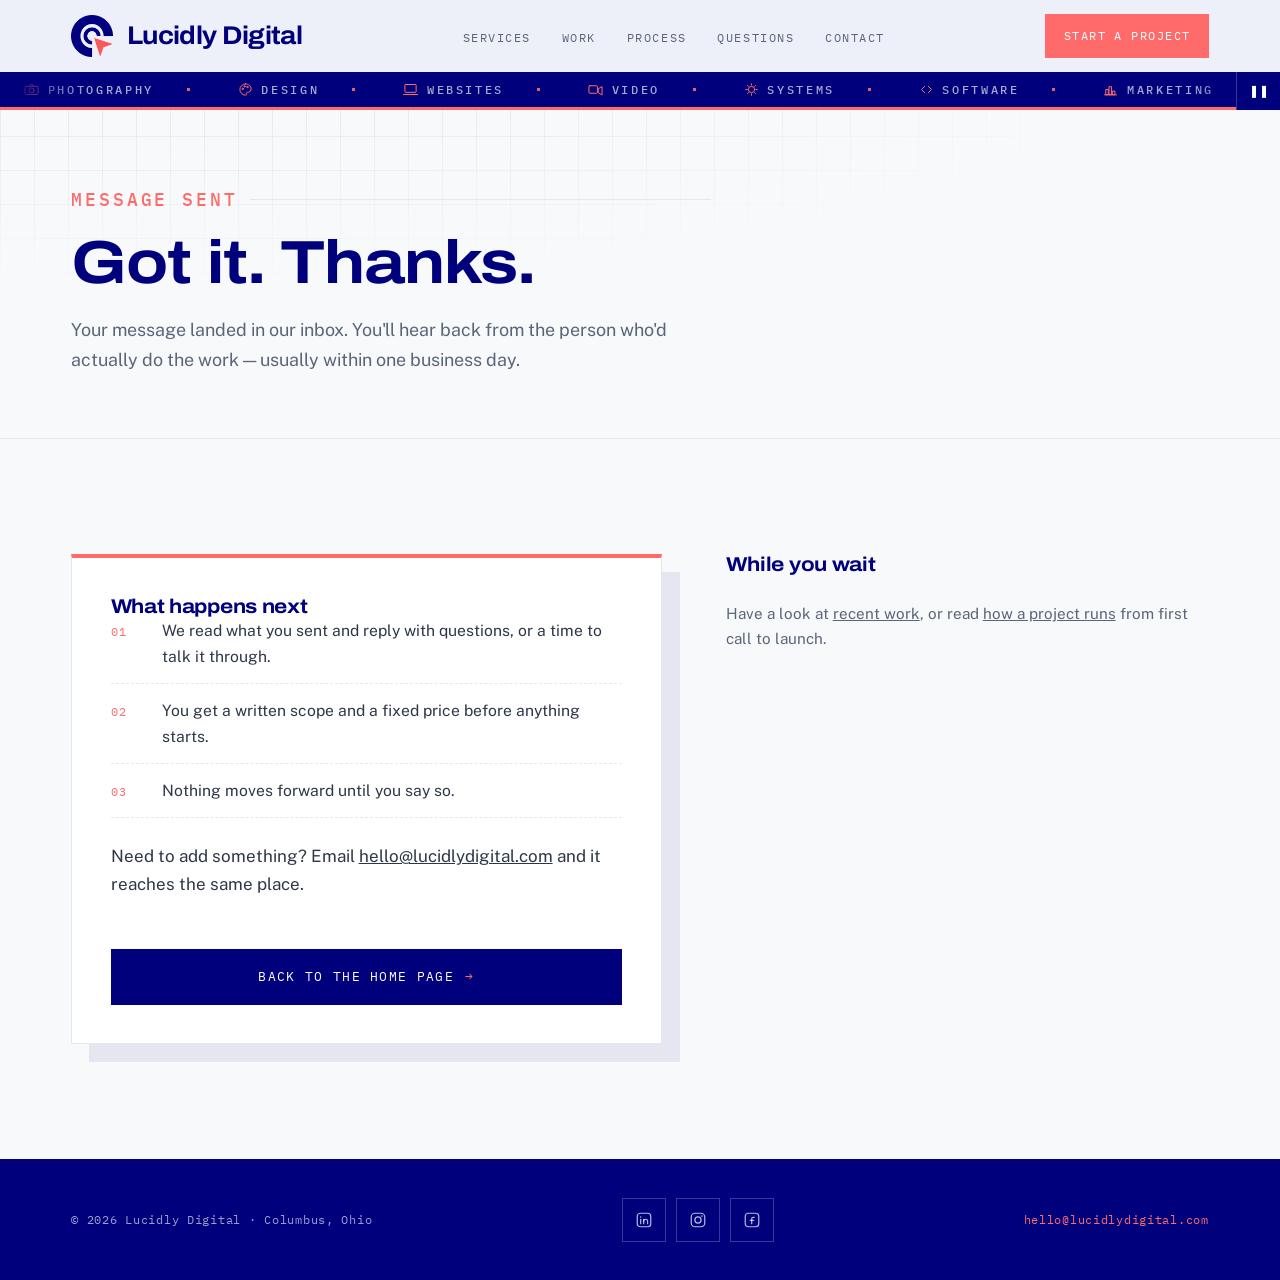
<file: thank-you.html>
<!DOCTYPE html>
<html lang="en">
<head>
    <!-- Google tag (gtag.js) -->
    <script async src="https://www.googletagmanager.com/gtag/js?id=G-9BZCXRPLGC"></script>
    <script>
      window.dataLayer = window.dataLayer || [];
      function gtag(){dataLayer.push(arguments);}
      gtag('js', new Date());
      gtag('config', 'G-9BZCXRPLGC');
    </script>

    <meta charset="UTF-8">
    <meta name="viewport" content="width=device-width, initial-scale=1.0">
    <title>Message sent — Lucidly Digital</title>
    <meta name="robots" content="noindex">
    <meta name="description" content="Your message is on its way. Expect a reply within one business day.">
    <meta property="og:title" content="Message sent — Lucidly Digital">
    <meta property="og:description" content="Your message is on its way. Expect a reply within one business day.">
    <meta property="og:type" content="website">
    <link rel="preconnect" href="https://fonts.googleapis.com">
    <link rel="preconnect" href="https://fonts.gstatic.com" crossorigin>
    <link href="https://fonts.googleapis.com/css2?family=Archivo:wdth,wght@100..125,400..800&family=IBM+Plex+Mono:wght@400;500;600&family=Public+Sans:wght@400;500;600&display=swap" rel="stylesheet">
    <link rel="stylesheet" href="styles.css">
</head>
<body>
    <a class="skip" href="#main">Skip to content</a>
    <svg class="tick-defs" aria-hidden="true" xmlns="http://www.w3.org/2000/svg"><defs>
        <symbol id="i-camera" viewBox="0 0 24 24"><rect x="1.5" y="7" width="21" height="13" rx="2"/><path d="M8.5 7l1.8-3h3.4l1.8 3"/><circle cx="12" cy="13.5" r="4"/></symbol>
        <symbol id="i-palette" viewBox="0 0 24 24"><path d="M12 3a9 9 0 100 18c1.6 0 2.2-1.1 1.6-2.1-.6-1.1.2-2.4 1.5-2.4h1.4A5.5 5.5 0 0021 11c0-4.4-4-8-9-8z"/><circle cx="7.5" cy="11" r="1.1"/><circle cx="10.5" cy="7" r="1.1"/><circle cx="15" cy="8" r="1.1"/></symbol>
        <symbol id="i-laptop" viewBox="0 0 24 24"><rect x="3" y="4" width="18" height="12.5" rx="1.2"/><path d="M1 20h22"/></symbol>
        <symbol id="i-film" viewBox="0 0 24 24"><rect x="1.5" y="6" width="13.5" height="12" rx="1.5"/><path d="M17 10.5l5.5-3.2v13.4L17 17.5z"/></symbol>
        <symbol id="i-gear" viewBox="0 0 24 24"><circle cx="12" cy="12" r="5"/><path d="M19 12h2.2M12 19v2.2M5 12H2.8M12 5V2.8M16.95 16.95l1.55 1.55M7.05 16.95L5.5 18.5M7.05 7.05L5.5 5.5M16.95 7.05L18.5 5.5"/></symbol>
        <symbol id="i-code" viewBox="0 0 24 24"><path d="M9 7l-5 5 5 5M15 7l5 5-5 5"/></symbol>
        <symbol id="i-chart" viewBox="0 0 24 24"><path d="M2.5 20.5h19"/><rect x="5" y="12" width="3.4" height="8.5"/><rect x="10.3" y="7.5" width="3.4" height="13"/><rect x="15.6" y="14.5" width="3.4" height="6"/></symbol>
        <symbol id="i-phone" viewBox="0 0 24 24"><rect x="6.5" y="2" width="11" height="20" rx="2.2"/><path d="M10 18.5h4"/></symbol>
        <symbol id="s-linkedin" viewBox="0 0 24 24"><rect x="3" y="3" width="18" height="18" rx="4"/><path d="M7.6 11v6"/><circle cx="7.6" cy="7.9" r="1" fill="currentColor" stroke="none"/><path d="M11.6 17v-6"/><path d="M11.6 13.6a2.6 2.6 0 0 1 5.2 0V17"/></symbol>
        <symbol id="s-instagram" viewBox="0 0 24 24"><rect x="3" y="3" width="18" height="18" rx="5"/><circle cx="12" cy="12" r="4.1"/><circle cx="17.2" cy="6.8" r="1.1" fill="currentColor" stroke="none"/></symbol>
        <symbol id="s-facebook" viewBox="0 0 24 24"><rect x="3" y="3" width="18" height="18" rx="4"/><path d="M15 8.4h-1.4a2 2 0 0 0-2 2V17"/><path d="M9.6 12.4h4.6"/></symbol>
    </defs></svg>

    <nav class="nav">
        <div class="nav-inner">
            <a href="index.html" class="brand" aria-label="Lucidly Digital, home">
                <img src="logo.png" alt="">
                <span class="brand-word">Lucidly Digital</span>
            </a>

            <button class="nav-burger" id="burger" aria-expanded="false" aria-controls="nav-links">Menu</button>

            <ul class="nav-links" id="nav-links">
                <li><a href="services.html">Services</a></li>
                <li><a href="work.html">Work</a></li>
                <li><a href="process.html">Process</a></li>
                <li><a href="faq.html">Questions</a></li>
                <li><a href="contact.html">Contact</a></li>
                <li class="mobile-cta"><a href="contact.html">Start a project</a></li>
            </ul>

            <a href="contact.html" class="nav-cta">Start a project</a>
        </div>

            <div class="ticker" aria-hidden="true">
                <div class="ticker-track">
                    <span class="tick-item"><svg class="tick-ico" aria-hidden="true"><use href="#i-camera"/></svg>Photography</span>
                    <span class="tick-item"><svg class="tick-ico" aria-hidden="true"><use href="#i-palette"/></svg>Design</span>
                    <span class="tick-item"><svg class="tick-ico" aria-hidden="true"><use href="#i-laptop"/></svg>Websites</span>
                    <span class="tick-item"><svg class="tick-ico" aria-hidden="true"><use href="#i-film"/></svg>Video</span>
                    <span class="tick-item"><svg class="tick-ico" aria-hidden="true"><use href="#i-gear"/></svg>Systems</span>
                    <span class="tick-item"><svg class="tick-ico" aria-hidden="true"><use href="#i-code"/></svg>Software</span>
                    <span class="tick-item"><svg class="tick-ico" aria-hidden="true"><use href="#i-chart"/></svg>Marketing</span>
                    <span class="tick-item"><svg class="tick-ico" aria-hidden="true"><use href="#i-phone"/></svg>IT Support</span>
                    <span class="tick-item"><svg class="tick-ico" aria-hidden="true"><use href="#i-camera"/></svg>Photography</span>
                    <span class="tick-item"><svg class="tick-ico" aria-hidden="true"><use href="#i-palette"/></svg>Design</span>
                    <span class="tick-item"><svg class="tick-ico" aria-hidden="true"><use href="#i-laptop"/></svg>Websites</span>
                    <span class="tick-item"><svg class="tick-ico" aria-hidden="true"><use href="#i-film"/></svg>Video</span>
                    <span class="tick-item"><svg class="tick-ico" aria-hidden="true"><use href="#i-gear"/></svg>Systems</span>
                    <span class="tick-item"><svg class="tick-ico" aria-hidden="true"><use href="#i-code"/></svg>Software</span>
                    <span class="tick-item"><svg class="tick-ico" aria-hidden="true"><use href="#i-chart"/></svg>Marketing</span>
                    <span class="tick-item"><svg class="tick-ico" aria-hidden="true"><use href="#i-phone"/></svg>IT Support</span>
                </div>
            </div>
    </nav>

    <main id="main">
        <header class="page-head">
            <div class="wrap">
                <p class="eyebrow">Message sent</p>
                <h1>Got it. Thanks.</h1>
                <p>Your message landed in our inbox. You'll hear back from the person who'd actually do the work — usually within one business day.</p>
            </div>
        </header>
        <section class="band">
            <div class="wrap contact-grid">
                <div class="contact-card reveal">
                    <h2>What happens next</h2>
                    <ol class="next-steps">
                        <li><span class="n">01</span><span>We read what you sent and reply with questions, or a time to talk it through.</span></li>
                        <li><span class="n">02</span><span>You get a written scope and a fixed price before anything starts.</span></li>
                        <li><span class="n">03</span><span>Nothing moves forward until you say so.</span></li>
                    </ol>
                    <p class="note" style="margin-top:1.5rem">Need to add something? Email <a href="mailto:hello@lucidlydigital.com">hello@lucidlydigital.com</a> and it reaches the same place.</p>
                    <p style="margin-top:1.5rem"><a href="index.html" class="btn btn-primary submit">Back to the home page <span class="arw" aria-hidden="true">→</span></a></p>
                </div>

                <aside class="contact-aside reveal">
                    <h2>While you wait</h2>
                    <p class="note">Have a look at <a href="work.html">recent work</a>, or read <a href="process.html">how a project runs</a> from first call to launch.</p>
                </aside>
            </div>
        </section>

    </main>

    <footer>
        <div class="wrap foot-inner">
            <p>© 2026 Lucidly Digital · Columbus, Ohio</p>

            <ul class="socials">
                <li><a href="https://www.linkedin.com/company/110719259" aria-label="Lucidly Digital on LinkedIn" target="_blank" rel="noopener noreferrer"><svg class="soc-ico" aria-hidden="true"><use href="#s-linkedin"/></svg></a></li>
                <li><a href="https://www.instagram.com/lucidlydigital/" aria-label="Lucidly Digital on Instagram" target="_blank" rel="noopener noreferrer"><svg class="soc-ico" aria-hidden="true"><use href="#s-instagram"/></svg></a></li>
                <li><a href="https://www.facebook.com/profile.php?id=61586197209397" aria-label="Lucidly Digital on Facebook" target="_blank" rel="noopener noreferrer"><svg class="soc-ico" aria-hidden="true"><use href="#s-facebook"/></svg></a></li>
            </ul>

            <p><a href="mailto:hello@lucidlydigital.com">hello@lucidlydigital.com</a></p>
        </div>
    </footer>

    <script src="site.js"></script>
</body>
</html>
</file>
<file: styles.css>
:root {
            /* original palette, unchanged */
            --ink:      #00007D;
            --paper:    #F8F9FA;
            --mark:     #FF6B6B;
            --text:     #2D3748;
            --muted:    #596579;   /* 5.6:1 on --paper; #718096 was 3.8:1 */
            --rule:     #E2E8F0;
            --card:     #FFFFFF;

            --ink-08:   rgba(0, 0, 125, 0.08);
            --ink-14:   rgba(0, 0, 125, 0.14);
            --ink-90:   rgba(0, 0, 125, 0.92);

            --nav-h:    113px;
            --gutter:   clamp(1.25rem, 4vw, 4.5rem);
            --maxw:     1240px;

            --mono: 'IBM Plex Mono', ui-monospace, SFMono-Regular, Menlo, monospace;
            --display: 'Archivo', 'Helvetica Neue', Arial, sans-serif;
            --body: 'Public Sans', system-ui, -apple-system, sans-serif;
        }

        *, *::before, *::after { margin: 0; padding: 0; box-sizing: border-box; -webkit-tap-highlight-color: transparent; }

        html {
            scroll-behavior: smooth;
            scroll-padding-top: calc(var(--nav-h) + 24px);
            -webkit-text-size-adjust: 100%;
        }

        body {
            font-family: var(--body);
            font-size: 1.0625rem;
            line-height: 1.65;
            color: var(--text);
            background: var(--paper);
            overflow-x: hidden;
            -webkit-font-smoothing: antialiased;
            -moz-osx-font-smoothing: grayscale;
        }

        /* ---------- shared type ---------- */
        h1, h2, h3, h4 {
            font-family: var(--display);
            font-variation-settings: 'wdth' 112;
            color: var(--ink);
            line-height: 1.05;
            letter-spacing: -0.015em;
            font-weight: 700;
        }

        .eyebrow {
            font-family: var(--mono);
            font-size: 0.75rem;
            font-weight: 500;
            letter-spacing: 0.16em;
            text-transform: uppercase;
            color: var(--mark);
            display: flex;
            align-items: center;
            gap: 0.75rem;
        }
        .eyebrow::after {
            content: '';
            flex: 1;
            height: 1px;
            background: var(--rule);
        }
        .eyebrow--center { justify-content: center; }
        .eyebrow--center::before {
            content: '';
            flex: 1;
            height: 1px;
            background: var(--rule);
        }

        a { color: inherit; }

        :focus-visible {
            outline: 3px solid var(--mark);
            outline-offset: 3px;
            border-radius: 2px;
        }

        .wrap {
            width: 100%;
            max-width: var(--maxw);
            margin: 0 auto;
            padding-inline: var(--gutter);
        }

        .band { padding-block: clamp(4.5rem, 9vw, 8rem); }
        .band + .band { border-top: 1px solid var(--rule); }

        .band-head { max-width: 46rem; margin-bottom: clamp(2.5rem, 5vw, 4rem); }
        .band-head h1, .band-head h2 {
            font-size: clamp(2rem, 4.6vw, 3.25rem);
            margin-top: 1.1rem;
        }
        .band-head p {
            margin-top: 1.1rem;
            font-size: 1.125rem;
            color: var(--muted);
            max-width: 40rem;
        }

        /* ---------- skip link ---------- */
        .skip {
            position: absolute;
            left: -9999px;
            top: 0;
            background: var(--ink);
            color: #fff;
            padding: 0.9rem 1.4rem;
            z-index: 2000;
            font-family: var(--mono);
            font-size: 0.8rem;
        }
        .skip:focus { left: 0; }

        /* ---------- nav ---------- */
        .nav {
            position: fixed;
            inset: 0 0 auto 0;
            background: #EDF0F9;   /* pale navy wash — keeps the logo readable */
            z-index: 900;
        }

        .nav-inner {
            height: 72px;
            max-width: var(--maxw);
            margin: 0 auto;
            padding-inline: var(--gutter);
            display: flex;
            align-items: center;
            justify-content: space-between;
            gap: 1.5rem;
        }

        .brand {
            display: flex;
            align-items: center;
            gap: 0.85rem;
            text-decoration: none;
            flex-shrink: 0;
        }
        .brand img {
            height: 42px;
            width: auto;
            display: block;
        }
        .brand-word {
            font-family: var(--display);
            font-variation-settings: 'wdth' 108;
            font-weight: 700;
            font-size: clamp(1.2rem, 2vw, 1.6rem);
            letter-spacing: -0.025em;
            color: var(--ink);
            line-height: 1;
            white-space: nowrap;
        }

        .nav-links {
            list-style: none;
            display: flex;
            align-items: center;
            gap: clamp(1rem, 2.4vw, 2.25rem);
        }
        .nav-links a {
            font-family: var(--mono);
            font-size: 0.75rem;
            letter-spacing: 0.13em;
            text-transform: uppercase;
            color: var(--muted);
            text-decoration: none;
            padding: 0.4rem 0;
            position: relative;
            transition: color 0.2s ease;
        }
        .nav-links a::after {
            content: '';
            position: absolute;
            left: 0; bottom: 0;
            width: 100%;
            height: 2px;
            background: var(--mark);
            transform: scaleX(0);
            transform-origin: left;
            transition: transform 0.25s ease;
        }
        .nav-links a:hover { color: var(--ink); }
        .nav-links a:hover::after { transform: scaleX(1); }

        .nav-cta {
            font-family: var(--mono);
            font-size: 0.75rem;
            letter-spacing: 0.12em;
            text-transform: uppercase;
            background: var(--mark);
            color: #fff;
            border: 0;
            padding: 0.72rem 1.15rem;
            cursor: pointer;
            transition: background 0.2s ease, transform 0.2s ease;
        }
        .nav-cta:hover { background: #ff5252; transform: translateY(-1px); }

        .nav-burger {
            display: none;
            background: none;
            border: 1px solid var(--ink-14);
            color: var(--ink);
            font-family: var(--mono);
            font-size: 0.75rem;
            letter-spacing: 0.12em;
            text-transform: uppercase;
            padding: 0.6rem 0.85rem;
            cursor: pointer;
        }


        /* ---------- service ticker ---------- */
        .ticker {
            position: relative;
            height: 38px;
            overflow: hidden;
            display: flex;
            align-items: center;
            border-bottom: 3px solid var(--mark);
            background: var(--ink);
        }
        /* solid navy fades at each end so words don't hard-clip */
        .ticker::before,
        .ticker::after {
            content: '';
            position: absolute;
            top: 0;
            bottom: 0;
            width: 90px;
            z-index: 2;
            pointer-events: none;
        }
        .ticker::before { left: 0;  background: linear-gradient(90deg, var(--ink), transparent); }
        .ticker::after  { right: 0; background: linear-gradient(270deg, var(--ink), transparent); }
        .ticker-track {
            display: flex;
            align-items: center;
            flex: none;
            white-space: nowrap;
            animation: tickerRun 42s linear infinite;
        }
        .ticker:hover .ticker-track { animation-play-state: paused; }
        @keyframes tickerRun { to { transform: translateX(-50%); } }

        .tick-item {
            display: inline-flex;
            align-items: center;
            gap: 0.55rem;
            padding-inline: 1.5rem;
            font-family: var(--mono);
            font-size: 0.75rem;
            font-weight: 500;
            letter-spacing: 0.22em;
            text-transform: uppercase;
            color: rgba(255,255,255,0.66);
        }
        .tick-item::after {
            content: '';
            width: 3px;
            height: 3px;
            background: var(--mark);
            margin-left: 1.5rem;
            opacity: 0.9;
        }
        .tick-ico {
            width: 15px;
            height: 15px;
            flex: none;
            fill: none;
            stroke: var(--mark);
            stroke-width: 1.6;
            stroke-linecap: round;
            stroke-linejoin: round;
        }
        .tick-defs { position: absolute; width: 0; height: 0; overflow: hidden; }

        @media (max-width: 600px) {
            .ticker { height: 32px; }
            .ticker::before, .ticker::after { width: 48px; }
            .tick-item { font-size: 0.75rem; padding-inline: 1.1rem; }
            .tick-item::after { margin-left: 1.1rem; }
        }

        /* ---------- hero ---------- */
        .hero {
            padding-top: calc(var(--nav-h) + clamp(3rem, 7vw, 6rem));
            padding-bottom: clamp(3.5rem, 7vw, 6.5rem);
            position: relative;
            overflow: hidden;
        }
        .hero::before {
            content: '';
            position: absolute;
            inset: 0;
            background-image:
                linear-gradient(var(--ink-08) 1px, transparent 1px),
                linear-gradient(90deg, var(--ink-08) 1px, transparent 1px);
            background-size: 34px 34px;
            -webkit-mask-image: radial-gradient(120% 90% at 20% 0%, #000 20%, transparent 78%);
            mask-image: radial-gradient(120% 90% at 20% 0%, #000 20%, transparent 78%);
            pointer-events: none;
        }
        .hero .wrap { position: relative; z-index: 1; }

        .hero-grid {
            display: grid;
            grid-template-columns: 1.05fr 0.95fr;
            gap: clamp(2.5rem, 5vw, 5rem);
            align-items: center;
        }

        .hero h1 {
            font-size: clamp(2.6rem, 6.4vw, 4.9rem);
            font-variation-settings: 'wdth' 116;
            margin-top: 1.4rem;
            letter-spacing: -0.03em;
        }
        .hero h1 em {
            font-style: normal;
            color: var(--mark);
        }
        .hero-lede {
            margin-top: 1.6rem;
            font-size: clamp(1.05rem, 1.5vw, 1.22rem);
            color: var(--text);
            max-width: 34rem;
        }
        .hero-sig {
            margin-top: 2.1rem;
            max-width: 34rem;
            width: 100%;
        }
        .hero-sig svg {
            width: 100%;
            height: auto;
            display: block;
            overflow: visible;
        }

        /* icons draw themselves in, hold, then erase — a rolling draft */
        .sig-icon {
            fill: none;
            stroke: var(--ink);
            stroke-width: 0.95;
            stroke-linecap: round;
            stroke-linejoin: round;
            stroke-dasharray: 130;
            stroke-dashoffset: 130;
            animation: sketch 7s ease-in-out infinite;
        }

        @keyframes sketch {
            0%        { stroke-dashoffset: 130; stroke: var(--mark); stroke-opacity: 1;    stroke-width: 1.2; }
            12%       { stroke-dashoffset: 0;   stroke: var(--mark); stroke-opacity: 1;    stroke-width: 1.2; }
            22%       { stroke-dashoffset: 0;   stroke: var(--ink);  stroke-opacity: 0.34; stroke-width: 0.95; }
            78%       { stroke-dashoffset: 0;   stroke: var(--ink);  stroke-opacity: 0.34; stroke-width: 0.95; }
            94%, 100% { stroke-dashoffset: 130; stroke: var(--ink);  stroke-opacity: 0.34; stroke-width: 0.95; }
        }

        .sig-icon:nth-of-type(1) { animation-delay: 0s; }
        .sig-icon:nth-of-type(2) { animation-delay: 0.42s; }
        .sig-icon:nth-of-type(3) { animation-delay: 0.84s; }
        .sig-icon:nth-of-type(4) { animation-delay: 1.26s; }
        .sig-icon:nth-of-type(5) { animation-delay: 1.68s; }
        .sig-icon:nth-of-type(6) { animation-delay: 2.10s; }
        .sig-icon:nth-of-type(7) { animation-delay: 2.52s; }

        .hero-actions {
            margin-top: 2.4rem;
            display: flex;
            flex-wrap: wrap;
            align-items: center;
            gap: 1.5rem;
        }

        .btn {
            display: inline-flex;
            align-items: center;
            gap: 0.7rem;
            font-family: var(--mono);
            font-size: 0.82rem;
            letter-spacing: 0.1em;
            text-transform: uppercase;
            padding: 1.05rem 1.7rem;
            border: 0;
            cursor: pointer;
            text-decoration: none;
            transition: transform 0.2s ease, background 0.2s ease, color 0.2s ease;
        }
        .btn-primary { background: var(--ink); color: #fff; }
        .btn-primary:hover { background: #000063; transform: translateY(-2px); }
        .btn-primary .arw { color: var(--mark); transition: transform 0.2s ease; }
        .btn-primary:hover .arw { transform: translateX(4px); }

        .btn-ghost {
            background: transparent;
            color: var(--ink);
            border: 1px solid var(--ink-14);
            padding: 1.05rem 1.5rem;
        }
        .btn-ghost:hover { border-color: var(--ink); transform: translateY(-2px); }

        .btn-mark { background: var(--mark); color: #fff; }
        .btn-mark:hover { background: #ff5252; transform: translateY(-2px); }

        /* ---------- signature: recent work panel ---------- */
        .hero-shot {
            background: var(--card);
            border: 1px solid var(--rule);
            box-shadow: 18px 18px 0 var(--ink-08);
            padding: 12px;
            position: relative;
        }
        .hero-shot::before {
            content: 'RECENT WORK';
            position: absolute;
            top: -0.7rem;
            left: 1.4rem;
            background: var(--paper);
            padding-inline: 0.6rem;
            font-family: var(--mono);
            font-size: 0.75rem;
            letter-spacing: 0.2em;
            color: var(--muted);
        }

        .shot-frame {
            position: relative;
            aspect-ratio: 5 / 4;
            overflow: hidden;
            background: var(--rule);
        }
        .shot-frame img {
            position: absolute;
            inset: 0;
            width: 100%;
            height: 100%;
            object-fit: cover;
            opacity: 0;
            transform: scale(1.06);
        }


        .shot-meta {
            display: flex;
            align-items: center;
            justify-content: space-between;
            gap: 1rem;
            padding: 0.85rem 0.3rem 0.15rem;
            font-family: var(--mono);
            font-size: 0.75rem;
            letter-spacing: 0.16em;
            text-transform: uppercase;
            color: var(--muted);
        }
        .shot-dots { display: flex; gap: 6px; }
        .shot-dots i {
            width: 16px;
            height: 3px;
            background: var(--rule);
            display: block;
            position: relative;
            overflow: hidden;
        }
        .shot-dots i b {
            position: absolute;
            inset: 0;
            background: var(--mark);
            transform: scaleX(0);
            transform-origin: left;
            display: block;
        }


        /* ---------- capabilities ---------- */
        .cap-grid {
            display: grid;
            grid-template-columns: repeat(3, 1fr);
            gap: 1px;
            background: var(--rule);
            border: 1px solid var(--rule);
        }
        .cap {
            background: var(--card);
            padding: clamp(1.6rem, 2.6vw, 2.4rem);
            display: flex;
            flex-direction: column;
            transition: background 0.25s ease;
        }
        .cap:hover { background: #fff; }
        .cap-verb {
            font-family: var(--mono);
            font-size: 0.75rem;
            letter-spacing: 0.2em;
            text-transform: uppercase;
            color: var(--mark);
        }
        .cap h2, .cap h3 {
            font-size: 1.42rem;
            margin: 0.85rem 0 0.9rem;
        }
        .cap > p { color: var(--muted); font-size: 0.98rem; }
        .cap ul {
            list-style: none;
            margin-top: 1.5rem;
            border-top: 1px solid var(--rule);
        }
        .cap li {
            padding: 0.62rem 0 0.62rem 1.4rem;
            border-bottom: 1px solid var(--rule);
            font-size: 0.93rem;
            position: relative;
            color: var(--text);
        }
        .cap li::before {
            content: '+';
            position: absolute;
            left: 0;
            top: 0.62rem;
            font-family: var(--mono);
            color: var(--mark);
            font-size: 0.85rem;
        }
        .cap-foot {
            margin-top: 1.4rem;
            font-family: var(--mono);
            font-size: 0.78rem;
            color: var(--ink);
            line-height: 1.6;
        }

        /* ---------- ongoing IT support ---------- */
        .support {
            margin-top: clamp(3rem, 6vw, 4.5rem);
            padding-top: clamp(2.5rem, 5vw, 3.5rem);
            border-top: 2px solid var(--ink);
        }
        .support-inner {
            display: grid;
            grid-template-columns: 0.95fr 1.15fr;
            gap: clamp(2rem, 5vw, 4.5rem);
            align-items: start;
        }
        .support-lead h2, .support-lead h3 {
            font-size: clamp(1.6rem, 2.9vw, 2.15rem);
            margin-top: 1rem;
        }
        .support-lead > p {
            margin-top: 1.2rem;
            color: var(--muted);
            font-size: 1.05rem;
        }
        .support-callout {
            margin-top: 1.6rem;
            border-left: 3px solid var(--mark);
            padding-left: 1.2rem;
            font-family: var(--display);
            font-variation-settings: 'wdth' 106;
            font-weight: 600;
            font-size: 1.08rem;
            line-height: 1.4;
            color: var(--ink);
        }
        .support-callout span {
            display: block;
            font-family: var(--body);
            font-weight: 400;
            font-size: 0.92rem;
            color: var(--muted);
            margin-top: 0.35rem;
        }

        .support-grid {
            display: grid;
            grid-template-columns: repeat(2, 1fr);
            gap: 0;
            border-top: 1px solid var(--rule);
        }
        .support-item {
            padding: 1.35rem 1.5rem 1.45rem 0;
            border-bottom: 1px solid var(--rule);
        }
        .support-item:nth-child(odd) { border-right: 1px solid var(--rule); padding-right: 1.75rem; }
        .support-item:nth-child(even) { padding-left: 1.75rem; }
        .support-item h3, .support-item h4 {
            font-family: var(--mono);
            font-size: 0.75rem;
            font-weight: 500;
            letter-spacing: 0.16em;
            text-transform: uppercase;
            color: var(--mark);
        }
        .support-item p {
            margin-top: 0.6rem;
            font-size: 0.95rem;
            color: var(--text);
        }

        /* ---------- work / cases ---------- */
        .case {
            display: grid;
            grid-template-columns: 15rem 1fr;
            gap: clamp(1.5rem, 4vw, 3.5rem);
            padding-block: clamp(2rem, 4vw, 3rem);
            border-top: 1px solid var(--rule);
        }
        .case:last-of-type { border-bottom: 1px solid var(--rule); }
        .case-meta .kind {
            font-family: var(--mono);
            font-size: 0.75rem;
            letter-spacing: 0.18em;
            text-transform: uppercase;
            color: var(--mark);
        }
        .case-meta h2, .case-meta h3 {
            font-size: 1.5rem;
            margin-top: 0.7rem;
        }
        .case-meta .who {
            font-family: var(--mono);
            font-size: 0.8rem;
            color: var(--muted);
            margin-top: 0.6rem;
        }
        .case-body { display: grid; gap: 1.6rem; }
        .case-line { display: grid; grid-template-columns: 7.5rem 1fr; gap: 1.4rem; align-items: start; }
        .case-line dt {
            font-family: var(--mono);
            font-size: 0.75rem;
            letter-spacing: 0.14em;
            text-transform: uppercase;
            color: var(--muted);
            padding-top: 0.35rem;
        }
        .case-line dd p { font-size: 1rem; }
        .case-line ul { list-style: none; display: grid; gap: 0.45rem; }
        .case-line li { padding-left: 1.35rem; position: relative; font-size: 1rem; }
        .case-line li::before {
            content: '→';
            position: absolute; left: 0; top: 0;
            color: var(--mark);
            font-family: var(--mono);
            font-size: 0.9rem;
        }
        .case-line dd .result {
            border-left: 2px solid var(--mark);
            padding-left: 1rem;
            color: var(--ink);
            font-weight: 500;
        }

        /* ---------- gallery ---------- */
        .gallery-head {
            display: flex;
            flex-wrap: wrap;
            align-items: baseline;
            justify-content: space-between;
            gap: 1rem;
            margin-top: clamp(3rem, 6vw, 4.5rem);
            margin-bottom: 1.5rem;
        }
        .gallery-head h2, .gallery-head h3 { font-size: 1.3rem; }
        .gallery-head span { font-family: var(--mono); font-size: 0.75rem; color: var(--muted); letter-spacing: 0.1em; }

        .gallery {
            display: grid;
            grid-template-columns: repeat(6, 1fr);
            gap: 10px;
        }
        .shot {
            position: relative;
            aspect-ratio: 1 / 1;
            overflow: hidden;
            background: var(--rule);
            border: 0;
            padding: 0;
            cursor: pointer;
            display: block;
        }
        .shot img {
            width: 100%;
            height: 100%;
            object-fit: cover;
            display: block;
            transition: transform 0.5s cubic-bezier(0.2, 0.7, 0.3, 1), filter 0.35s ease;
        }
        .shot::after {
            content: '';
            position: absolute;
            inset: 0;
            background: var(--ink-90);
            opacity: 0;
            transition: opacity 0.3s ease;
        }
        .shot span {
            position: absolute;
            inset: auto 0 0 0;
            padding: 0.7rem;
            font-family: var(--mono);
            font-size: 0.75rem;
            letter-spacing: 0.14em;
            color: #fff;
            opacity: 0;
            transform: translateY(6px);
            transition: opacity 0.3s ease, transform 0.3s ease;
            z-index: 2;
            text-align: left;
        }
        .shot:hover img { transform: scale(1.06); }
        .shot:hover::after { opacity: 0.55; }
        .shot:hover span { opacity: 1; transform: none; }

        /* ---------- process ---------- */
        .process { background: var(--ink); color: #fff; }
        .process .band-head h1, .process .band-head h2 { color: #fff; }
        .process .band-head p { color: rgba(255,255,255,0.72); }
        .process .eyebrow::after, .process .eyebrow::before { background: rgba(255,255,255,0.22); }

        .steps {
            display: grid;
            grid-template-columns: repeat(4, 1fr);
            gap: 1px;
            background: rgba(255,255,255,0.18);
            border-top: 3px solid var(--mark);
        }
        .step {
            background: var(--ink);
            padding: clamp(1.5rem, 2.6vw, 2.2rem) clamp(1.2rem, 2.2vw, 1.8rem) clamp(2rem, 3vw, 2.6rem);
        }
        .step .num {
            font-family: var(--mono);
            font-size: 0.75rem;
            letter-spacing: 0.2em;
            color: var(--mark);
        }
        .step h2, .step h3 {
            color: #fff;
            font-size: 1.22rem;
            margin: 1.1rem 0 0.75rem;
        }
        .step p { color: rgba(255,255,255,0.75); font-size: 0.96rem; }

        .process-foot {
            margin-top: 2.5rem;
            font-family: var(--mono);
            font-size: 0.84rem;
            color: rgba(255,255,255,0.7);
        }
        .process-foot a { color: var(--mark); text-decoration: none; border-bottom: 1px solid currentColor; }

        /* ---------- faq ---------- */
        .faq-list { border-top: 1px solid var(--rule); }
        .faq-item { border-bottom: 1px solid var(--rule); }
        .faq-q {
            width: 100%;
            background: none;
            border: 0;
            text-align: left;
            display: flex;
            align-items: flex-start;
            justify-content: space-between;
            gap: 1.5rem;
            padding: 1.4rem 0;
            cursor: pointer;
            font-family: var(--display);
            font-variation-settings: 'wdth' 106;
            font-weight: 600;
            font-size: clamp(1.02rem, 1.7vw, 1.22rem);
            color: var(--ink);
            line-height: 1.3;
            transition: color 0.2s ease;
        }
        .faq-q:hover { color: var(--mark); }
        .faq-sign {
            font-family: var(--mono);
            font-size: 1.1rem;
            color: var(--mark);
            flex-shrink: 0;
            line-height: 1.3;
            transition: transform 0.3s ease;
        }
        .faq-item.open .faq-sign { transform: rotate(45deg); }

        .faq-a {
            display: grid;
            grid-template-rows: 0fr;
            transition: grid-template-rows 0.35s cubic-bezier(0.2, 0.8, 0.3, 1);
        }
        .faq-item.open .faq-a { grid-template-rows: 1fr; }
        .faq-a-inner { overflow: hidden; }
        .faq-a-inner > div {
            padding: 0 0 1.7rem;
            max-width: 46rem;
            display: grid;
            gap: 0.9rem;
            color: var(--muted);
        }
        .faq-a-inner strong { color: var(--ink); font-weight: 600; }
        .faq-a-inner ul { list-style: none; display: grid; gap: 0.5rem; }
        .faq-a-inner li { padding-left: 1.3rem; position: relative; }
        .faq-a-inner li::before {
            content: '·';
            position: absolute; left: 0.35rem; top: -0.1rem;
            color: var(--mark);
            font-size: 1.3rem;
        }

        /* ---------- closing cta ---------- */
        .close-cta {
            background: var(--card);
            border-top: 1px solid var(--rule);
            padding-block: clamp(4rem, 8vw, 7rem);
        }
        .close-inner {
            display: grid;
            grid-template-columns: 1.2fr 1fr;
            gap: clamp(2rem, 5vw, 4rem);
            align-items: end;
        }
        .close-cta h2 { font-size: clamp(2.1rem, 5vw, 3.6rem); font-variation-settings: 'wdth' 114; }
        .close-cta p { margin-top: 1.2rem; color: var(--muted); font-size: 1.1rem; max-width: 34rem; }
        .close-side {
            border-left: 3px solid var(--mark);
            padding-left: 1.5rem;
        }
        .close-side dl { display: grid; gap: 0.9rem; }
        .close-side .row {
            display: flex;
            justify-content: space-between;
            gap: 1rem;
            font-family: var(--mono);
            font-size: 0.8rem;
            color: var(--muted);
            border-bottom: 1px dashed var(--rule);
            padding-bottom: 0.55rem;
        }
        .close-side .row span:last-child { color: var(--ink); }
        .close-side .btn { margin-top: 1.6rem; width: 100%; justify-content: center; }

        /* ---------- footer ---------- */
        footer {
            background: var(--ink);
            color: rgba(255,255,255,0.62);
            padding-block: 2.4rem;
            font-family: var(--mono);
            font-size: 0.75rem;
            letter-spacing: 0.06em;
        }
        .foot-inner {
            display: flex;
            flex-wrap: wrap;
            gap: 1rem;
            justify-content: space-between;
            align-items: center;
        }
        .foot-inner a { color: var(--mark); text-decoration: none; }
        .foot-inner a:hover { text-decoration: underline; }


        /* ---------- next steps list ---------- */
        .next-steps { list-style: none; display: grid; gap: 0; }
        .next-steps li {
            display: grid;
            grid-template-columns: 2.6rem 1fr;
            gap: 0.6rem;
            align-items: baseline;
            padding: 0.85rem 0;
            border-bottom: 1px dashed var(--rule);
            font-size: 0.98rem;
            color: var(--text);
        }
        .next-steps li:first-child { padding-top: 0; }
        .next-steps .n {
            font-family: var(--mono);
            font-size: 0.75rem;
            letter-spacing: 0.12em;
            color: var(--mark);
        }

        /* ---------- social icons ---------- */
        .socials { list-style: none; display: flex; gap: 0.6rem; }
        .socials a {
            width: 36px;
            height: 36px;
            display: grid;
            place-items: center;
            border: 1px solid rgba(255,255,255,0.22);
            color: rgba(255,255,255,0.72);
            transition: background 0.2s ease, border-color 0.2s ease, color 0.2s ease, transform 0.2s ease;
        }
        .socials a:hover {
            background: var(--mark);
            border-color: var(--mark);
            color: #fff;
            transform: translateY(-2px);
        }
        .soc-ico {
            width: 18px;
            height: 18px;
            fill: none;
            stroke: currentColor;
            stroke-width: 1.6;
            stroke-linecap: round;
            stroke-linejoin: round;
        }

        @media (max-width: 600px) {
            .foot-inner { justify-content: center; text-align: center; }
        }

        /* ---------- lightbox ---------- */
        .lightbox {
            position: fixed;
            inset: 0;
            background: rgba(0, 0, 40, 0.94);
            z-index: 1500;
            display: none;
            align-items: center;
            justify-content: center;
            padding: clamp(1rem, 5vw, 3rem);
        }
        .lightbox.active { display: flex; }
        .lightbox img {
            max-width: 100%;
            max-height: 82vh;
            object-fit: contain;
            border: 1px solid rgba(255,255,255,0.14);
        }
        .lb-btn {
            position: absolute;
            background: rgba(255,255,255,0.08);
            border: 1px solid rgba(255,255,255,0.2);
            color: #fff;
            width: 48px; height: 48px;
            font-size: 1.2rem;
            cursor: pointer;
            display: grid;
            place-items: center;
            transition: background 0.2s ease;
        }
        .lb-btn:hover { background: var(--mark); border-color: var(--mark); }
        .lb-close { top: 1.5rem; right: 1.5rem; }
        .lb-prev { left: clamp(0.6rem, 3vw, 2rem); top: 50%; transform: translateY(-50%); }
        .lb-next { right: clamp(0.6rem, 3vw, 2rem); top: 50%; transform: translateY(-50%); }
        .lb-count {
            position: absolute;
            bottom: 1.6rem;
            left: 50%;
            transform: translateX(-50%);
            font-family: var(--mono);
            font-size: 0.78rem;
            letter-spacing: 0.14em;
            color: rgba(255,255,255,0.75);
        }

        /* ---------- contact modal ---------- */
        .modal {
            position: fixed;
            inset: 0;
            background: rgba(0, 0, 40, 0.72);
            z-index: 1600;
            display: none;
            align-items: flex-start;
            justify-content: center;
            padding: clamp(1rem, 5vh, 4rem) 1rem;
            overflow-y: auto;
        }
        .modal.active { display: flex; }
        .modal-card {
            background: var(--card);
            width: min(560px, 100%);
            padding: clamp(1.75rem, 4vw, 2.75rem);
            position: relative;
            border-top: 4px solid var(--mark);
            animation: modalIn 0.3s cubic-bezier(0.2, 0.8, 0.3, 1);
        }
        @keyframes modalIn { from { opacity: 0; transform: translateY(14px); } to { opacity: 1; transform: none; } }

        .modal-close {
            position: absolute;
            top: 0.9rem; right: 0.9rem;
            background: none;
            border: 0;
            font-size: 1.7rem;
            line-height: 1;
            color: var(--muted);
            cursor: pointer;
            padding: 0.3rem 0.6rem;
        }
        .modal-close:hover { color: var(--mark); }
        .modal-card h2 { font-size: 1.9rem; }
        .modal-card > p {
            color: var(--muted);
            margin-top: 0.7rem;
            font-size: 0.98rem;
        }
        .field { margin-top: 1.4rem; }
        .field label {
            display: block;
            font-family: var(--mono);
            font-size: 0.75rem;
            letter-spacing: 0.14em;
            text-transform: uppercase;
            color: var(--ink);
            margin-bottom: 0.5rem;
        }
        .field input, .field textarea {
            width: 100%;
            font-family: var(--body);
            font-size: 1rem;
            color: var(--text);
            background: var(--paper);
            border: 1px solid var(--rule);
            padding: 0.85rem 1rem;
            transition: border-color 0.2s ease, background 0.2s ease;
        }
        .field textarea { resize: vertical; min-height: 8rem; }
        .field input:focus, .field textarea:focus {
            outline: none;
            border-color: var(--ink);
            background: #fff;
        }
        .field input::placeholder, .field textarea::placeholder { color: #A0AEC0; }

        .submit {
            margin-top: 1.7rem;
            width: 100%;
            justify-content: center;
        }
        .submit:disabled { opacity: 0.6; cursor: not-allowed; transform: none; }

        .form-msg {
            margin-top: 1rem;
            font-family: var(--mono);
            font-size: 0.82rem;
            display: none;
            padding: 0.85rem 1rem;
            line-height: 1.5;
        }
        .form-msg.error {
            display: block;
            background: rgba(255, 107, 107, 0.1);
            border-left: 3px solid var(--mark);
            color: var(--text);
        }

        /* ---------- scroll reveal ---------- */
        .reveal {
            opacity: 0;
            transform: translateY(18px);
            transition: opacity 0.7s ease, transform 0.7s cubic-bezier(0.2, 0.8, 0.3, 1);
        }
        .reveal.in { opacity: 1; transform: none; }

        /* ---------- responsive ---------- */
        @media (max-width: 1024px) {
            .hero-grid { grid-template-columns: 1fr; }
            .hero-shot { max-width: 34rem; }
            .cap-grid { grid-template-columns: 1fr; }
            .support-inner { grid-template-columns: 1fr; }
            .steps { grid-template-columns: repeat(2, 1fr); }
            .gallery { grid-template-columns: repeat(4, 1fr); }
            .close-inner { grid-template-columns: 1fr; align-items: start; }
        }

        @media (max-width: 860px) {
            .nav-burger { display: block; }
            .nav-cta { display: none; }
            .nav-links {
                position: fixed;
                top: var(--nav-h);
                left: 0;
                right: 0;
                background: #EDF0F9;
                flex-direction: column;
                align-items: stretch;
                gap: 0;
                padding: 0.5rem var(--gutter) 1.5rem;
                border-bottom: 3px solid var(--mark);
                box-shadow: 0 18px 30px rgba(0, 0, 125, 0.10);
                transform: translateY(-140%);
                transition: transform 0.35s cubic-bezier(0.2, 0.8, 0.3, 1);
                max-height: calc(100vh - var(--nav-h));
                overflow-y: auto;
            }
            .nav-links.open { transform: none; }
            .nav-links a {
                display: block;
                padding: 1rem 0;
                font-size: 0.85rem;
                color: var(--ink);
                border-bottom: 1px solid var(--rule);
            }
            .nav-links a::after { display: none; }
            .nav-links .mobile-cta { padding-top: 1.2rem; }
            .nav-links .mobile-cta button {
                width: 100%;
                background: var(--mark);
                color: #fff;
                border: 0;
                padding: 1rem;
                font-family: var(--mono);
                font-size: 0.8rem;
                letter-spacing: 0.12em;
                text-transform: uppercase;
                cursor: pointer;
            }

            .case { grid-template-columns: 1fr; gap: 1.5rem; }
            .case-line { grid-template-columns: 1fr; gap: 0.5rem; }
            .case-line dt { padding-top: 0; }
        }

        @media (min-width: 861px) { .nav-links .mobile-cta { display: none; } }

        @media (max-width: 600px) {
            :root { --nav-h: 105px; }
            body { font-size: 1rem; }
            .steps { grid-template-columns: 1fr; }
            .support-grid { grid-template-columns: 1fr; }
            .support-item:nth-child(odd) { border-right: 0; padding-right: 0; }
            .support-item:nth-child(even) { padding-left: 0; }
            .gallery { grid-template-columns: repeat(3, 1fr); }
            .hero-shot { box-shadow: 10px 10px 0 var(--ink-08); }
            .hero-actions { gap: 1rem; }
            .btn { width: 100%; justify-content: center; }
            .brand img { height: 34px; }
            .brand-word { font-size: 1.08rem; }
        }

        @media (prefers-reduced-motion: reduce) {
            html { scroll-behavior: auto; }
            *, *::before, *::after {
                animation-duration: 0.001ms !important;
                animation-delay: 0ms !important;
                transition-duration: 0.001ms !important;
            }
            .reveal { opacity: 1; transform: none; }
            .shot-frame img:nth-child(1) { opacity: 1; transform: none; }
            .shot-dots i::after { transform: scaleX(0); }
            .sig-icon { stroke-dashoffset: 0; stroke-opacity: 0.4; }
        }

        /* ---------- interior page headers ---------- */
        .page-head {
            padding-top: calc(var(--nav-h) + clamp(2.5rem, 6vw, 4.5rem));
            padding-bottom: clamp(2.5rem, 5vw, 4rem);
            position: relative;
            overflow: hidden;
            border-bottom: 1px solid var(--rule);
        }
        .page-head::before {
            content: '';
            position: absolute;
            inset: 0;
            background-image:
                linear-gradient(var(--ink-08) 1px, transparent 1px),
                linear-gradient(90deg, var(--ink-08) 1px, transparent 1px);
            background-size: 34px 34px;
            -webkit-mask-image: radial-gradient(110% 90% at 15% 0%, #000 15%, transparent 75%);
            mask-image: radial-gradient(110% 90% at 15% 0%, #000 15%, transparent 75%);
            pointer-events: none;
        }
        .page-head .wrap { position: relative; z-index: 1; }
        .page-head h1 {
            font-size: clamp(2.2rem, 5.2vw, 3.8rem);
            font-variation-settings: 'wdth' 114;
            margin-top: 1.1rem;
            max-width: 22ch;
        }
        .page-head p {
            margin-top: 1.2rem;
            font-size: 1.12rem;
            color: var(--muted);
            max-width: 40rem;
        }

        .nav-links a.active { color: var(--ink); }
        .nav-links a.active::after { transform: scaleX(1); }

        /* ---------- next-page pager ---------- */
        .pager {
            border-top: 1px solid var(--rule);
            background: var(--card);
        }
        .pager a {
            display: flex;
            align-items: baseline;
            justify-content: space-between;
            gap: 1.5rem;
            flex-wrap: wrap;
            padding-block: clamp(2rem, 4vw, 3rem);
            text-decoration: none;
            transition: color 0.2s ease;
        }
        .pager .lbl {
            font-family: var(--mono);
            font-size: 0.75rem;
            letter-spacing: 0.18em;
            text-transform: uppercase;
            color: var(--mark);
        }
        .pager .ttl {
            font-family: var(--display);
            font-variation-settings: 'wdth' 110;
            font-weight: 700;
            font-size: clamp(1.5rem, 3.4vw, 2.3rem);
            color: var(--ink);
            flex: 1 1 auto;
        }
        .pager a:hover .ttl { color: var(--mark); }
        .pager .arw { font-family: var(--mono); color: var(--mark); font-size: 1.4rem; }

        /* ---------- home teaser cards ---------- */
        .teaser-grid {
            display: grid;
            grid-template-columns: repeat(3, 1fr);
            gap: 1px;
            background: var(--rule);
            border: 1px solid var(--rule);
        }
        .teaser {
            background: var(--card);
            padding: clamp(1.5rem, 2.6vw, 2.2rem);
            text-decoration: none;
            display: flex;
            flex-direction: column;
            transition: background 0.25s ease, transform 0.25s ease;
        }
        .teaser:hover { transform: translateY(-3px); }
        .teaser .cap-verb { font-family: var(--mono); font-size: 0.75rem; letter-spacing: 0.2em; text-transform: uppercase; color: var(--mark); }
        .teaser h3 { font-size: 1.3rem; margin: 0.8rem 0 0.7rem; }
        .teaser p { color: var(--muted); font-size: 0.95rem; flex: 1; }
        .teaser .go { margin-top: 1.3rem; font-family: var(--mono); font-size: 0.75rem; letter-spacing: 0.12em; text-transform: uppercase; color: var(--ink); }
        .teaser:hover .go { color: var(--mark); }


        .support-more {
            margin-top: 1.6rem;
            font-family: var(--mono);
            font-size: 0.78rem;
            letter-spacing: 0.08em;
        }
        .support-more a {
            color: var(--ink);
            text-decoration: none;
            border-bottom: 1px solid var(--mark);
            padding-bottom: 2px;
        }
        .support-more a:hover { color: var(--mark); }

        /* ---------- contact page ---------- */
        .contact-grid {
            display: grid;
            grid-template-columns: 1.1fr 0.9fr;
            gap: clamp(2rem, 5vw, 4rem);
            align-items: start;
        }
        .contact-card {
            background: var(--card);
            border: 1px solid var(--rule);
            border-top: 4px solid var(--mark);
            padding: clamp(1.6rem, 3vw, 2.4rem);
            box-shadow: 18px 18px 0 var(--ink-08);
        }
        .contact-aside dl { display: grid; gap: 0.9rem; }
        .contact-aside .row {
            display: flex; justify-content: space-between; gap: 1rem;
            font-family: var(--mono); font-size: 0.8rem; color: var(--muted);
            border-bottom: 1px dashed var(--rule); padding-bottom: 0.55rem;
        }
        .contact-aside .row span:last-child { color: var(--ink); text-align: right; }
        .contact-aside h2, .contact-aside h3 { font-size: 1.25rem; margin-bottom: 1.2rem; }
        .contact-aside .note { margin-top: 1.6rem; color: var(--muted); font-size: 0.95rem; }

        @media (max-width: 1024px) {
            .teaser-grid { grid-template-columns: 1fr; }
            .contact-grid { grid-template-columns: 1fr; }
        }

        /* eyebrows keep their accent colour inside heading blocks
           (.band-head p / .page-head p / .support-lead > p otherwise win on specificity) */
        p.eyebrow { color: var(--mark); margin-top: 0; }
        .process p.eyebrow { color: var(--mark); }

/* ---------- accessibility fixes (audit 2026-10) ----------
   Kept together so the look above stays readable. */

/* Tap targets: 44px. */
.nav-burger { min-height: 44px; min-width: 44px; }
/* Desktop only: under 861px the nav's own rule hides it. */
@media (min-width: 861px) { .nav-cta { display: inline-flex; align-items: center; min-height: 44px; text-decoration: none; } }
.brand { min-height: 44px; }
.socials a { width: 44px; height: 44px; }
.nav-links .mobile-cta a {
    display: block;
    width: 100%;
    background: var(--mark);
    color: #fff;
    border: 0;
    padding: 1rem;
    text-align: center;
    text-decoration: none;
    font-family: var(--mono);
    font-size: 0.8rem;
    letter-spacing: 0.12em;
    text-transform: uppercase;
}

/* thank-you's card heading was an h3 at the browser's h3 size. */
.contact-card h2 { font-size: 1.17em; }

/* The closed mobile menu is only slid off-screen; hide it from Tab and
   screen readers too, after the slide finishes. */
@media (max-width: 860px) {
    .nav-links { visibility: hidden; transition: transform 0.35s cubic-bezier(0.2, 0.8, 0.3, 1), visibility 0s linear 0.35s; }
    .nav-links.open { visibility: visible; transition-delay: 0s; }
}

/* Ticker pause (WCAG 2.2.2: anything moving for over 5 seconds needs one). */
.ticker-pause {
    position: absolute;
    right: 0;
    bottom: 0;
    height: 38px;            /* the ticker's own height; it sits on the ticker's right end */
    z-index: 3;
    width: 44px;
    display: grid;
    place-items: center;
    background: var(--ink);
    color: #fff;
    border: 0;
    border-left: 1px solid rgba(255,255,255,0.22);
    font-size: 0.75rem;
    cursor: pointer;
}
.ticker-pause:hover { background: #000063; }
@media (max-width: 600px) { .ticker-pause { height: 32px; } }
.ticker.is-paused .ticker-track { animation-play-state: paused; }
@media (prefers-reduced-motion: reduce) {
    .ticker-track { animation: none !important; }
    .ticker-pause { display: none; }
}

/* iOS ignores overflow:hidden on body; the lightbox pins it instead. */
body.is-locked { position: fixed; left: 0; right: 0; overflow: hidden; }
</file>
